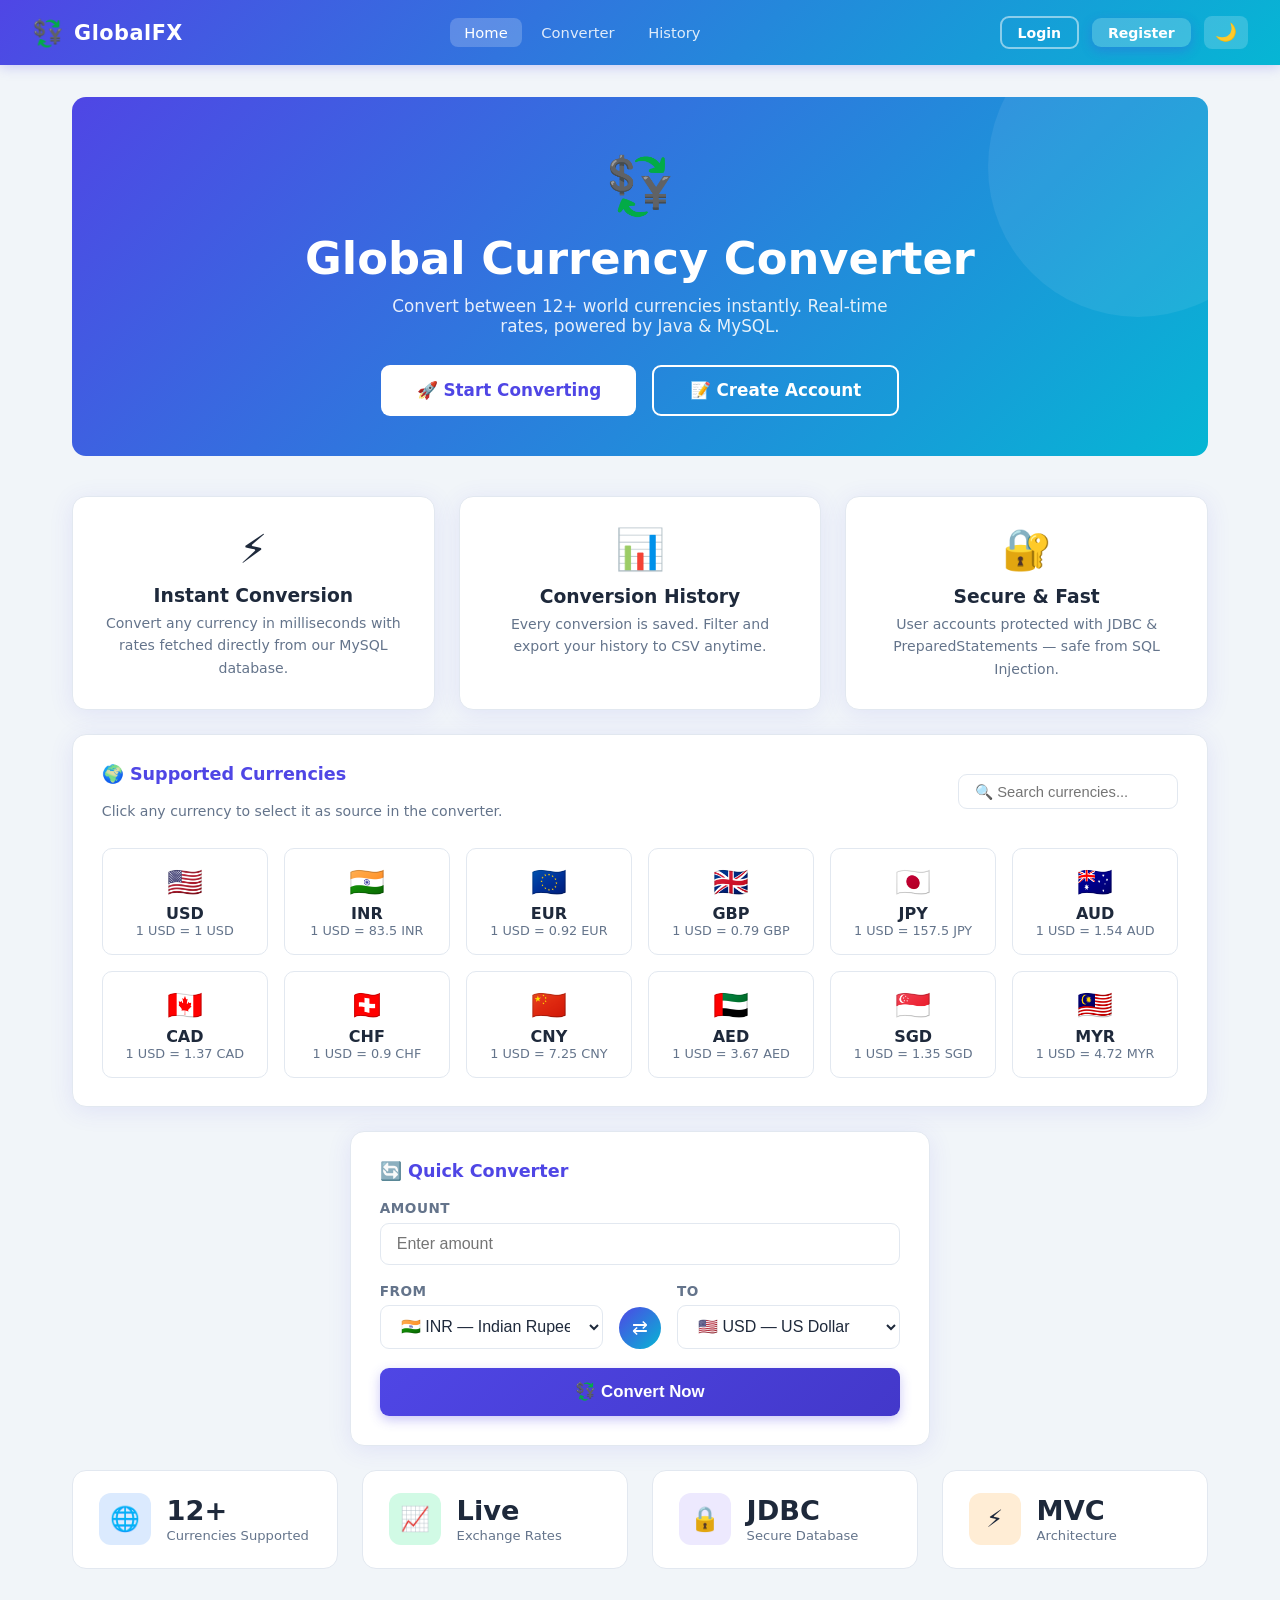
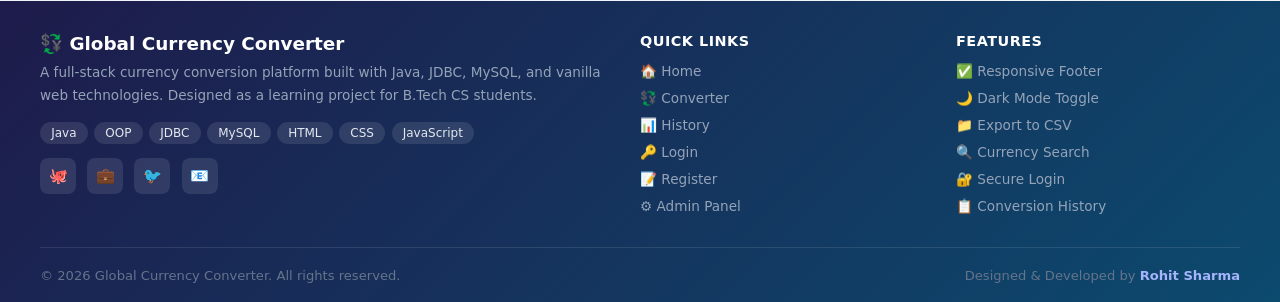
<file: GlobalCurrencyConverter/web/index.html>
<!DOCTYPE html>
<html lang="en">
<head>
    <meta charset="UTF-8" />
    <meta name="viewport" content="width=device-width, initial-scale=1.0" />
    <title>Global Currency Converter — Home</title>
    <link rel="stylesheet" href="css/style.css" />
    <!-- Favicon emoji trick -->
    <link rel="icon" href="data:image/svg+xml,<svg xmlns='http://www.w3.org/2000/svg' viewBox='0 0 100 100'><text y='.9em' font-size='90'>💱</text></svg>" />
</head>
<body>

<!-- ============================================================
     NAVBAR
     ============================================================ -->
<nav class="navbar">
    <a href="index.html" class="nav-brand">
        <span class="logo-icon">💱</span>
        <span>GlobalFX</span>
    </a>

    <!-- Desktop links -->
    <ul class="nav-links" id="navLinks">
        <li><a href="index.html" class="active">Home</a></li>
        <li><a href="dashboard.html">Converter</a></li>
        <li><a href="history.html">History</a></li>
        <li><a href="admin.html" id="adminLink" style="display:none">Admin</a></li>
    </ul>

    <div class="nav-actions">
        <span id="userGreet" style="color:rgba(255,255,255,0.85);font-size:0.88rem;"></span>
        <a href="login.html"    class="btn btn-outline" style="color:#fff;border-color:rgba(255,255,255,0.5);padding:0.4rem 1rem;font-size:0.88rem;">Login</a>
        <a href="register.html" class="btn btn-primary"  style="background:rgba(255,255,255,0.2);padding:0.4rem 1rem;font-size:0.88rem;">Register</a>
        <button class="btn btn-danger btn-sm" id="logoutBtn" style="display:none" onclick="logout()">Logout</button>
        <button class="dark-toggle" id="darkToggle" title="Toggle dark mode">🌙</button>
        <button class="hamburger" id="hamburger" aria-label="Menu">
            <span></span><span></span><span></span>
        </button>
    </div>
</nav>

<!-- ============================================================
     MAIN CONTENT
     ============================================================ -->
<main class="main-content">

    <!-- Hero Section -->
    <section class="hero">
        <div style="font-size:3.5rem;margin-bottom:0.8rem;">💱</div>
        <h1>Global Currency Converter</h1>
        <p>Convert between 12+ world currencies instantly. Real-time rates, powered by Java &amp; MySQL.</p>
        <div style="display:flex;gap:1rem;justify-content:center;flex-wrap:wrap;">
            <a href="dashboard.html" class="btn btn-lg" style="background:#fff;color:var(--primary)">
                🚀 Start Converting
            </a>
            <a href="register.html" class="btn btn-lg btn-outline" style="border-color:#fff;color:#fff">
                📝 Create Account
            </a>
        </div>
    </section>

    <!-- Feature Cards -->
    <section class="grid-3 mb-3">
        <div class="card text-center">
            <div style="font-size:2.5rem;margin-bottom:0.8rem;">⚡</div>
            <h3 style="margin-bottom:0.4rem;">Instant Conversion</h3>
            <p class="text-muted" style="font-size:0.88rem;line-height:1.6;">
                Convert any currency in milliseconds with rates fetched directly from our MySQL database.
            </p>
        </div>
        <div class="card text-center">
            <div style="font-size:2.5rem;margin-bottom:0.8rem;">📊</div>
            <h3 style="margin-bottom:0.4rem;">Conversion History</h3>
            <p class="text-muted" style="font-size:0.88rem;line-height:1.6;">
                Every conversion is saved. Filter and export your history to CSV anytime.
            </p>
        </div>
        <div class="card text-center">
            <div style="font-size:2.5rem;margin-bottom:0.8rem;">🔐</div>
            <h3 style="margin-bottom:0.4rem;">Secure & Fast</h3>
            <p class="text-muted" style="font-size:0.88rem;line-height:1.6;">
                User accounts protected with JDBC &amp; PreparedStatements — safe from SQL Injection.
            </p>
        </div>
    </section>

    <!-- Currency Search -->
    <section class="card mb-3">
        <div class="page-header">
            <div>
                <h2 class="card-title">🌍 Supported Currencies</h2>
                <p class="text-muted" style="font-size:0.88rem;">Click any currency to select it as source in the converter.</p>
            </div>
            <div>
                <input type="text" id="currencySearch" placeholder="🔍 Search currencies..."
                    style="padding:0.55rem 1rem;border:1.5px solid var(--border);border-radius:9px;background:var(--card-bg);color:var(--text);font-size:0.92rem;outline:none;width:220px;" />
            </div>
        </div>
        <div class="currency-grid" id="currencyGrid">
            <!-- Populated by app.js -->
        </div>
    </section>

    <!-- Quick Converter Preview -->
    <section class="card converter-card mb-3" id="quickConverter">
        <h2 class="card-title">🔄 Quick Converter</h2>

        <form id="convertForm">
            <!-- Amount -->
            <div class="form-group">
                <label for="amount">Amount</label>
                <input type="number" id="amount" placeholder="Enter amount" min="0.01" step="any" />
            </div>

            <!-- From / Swap / To -->
            <div class="converter-row">
                <div class="form-group" style="margin:0">
                    <label for="fromCurrency">From</label>
                    <select id="fromCurrency"></select>
                </div>
                <button type="button" class="swap-btn" id="swapBtn" title="Swap currencies">⇄</button>
                <div class="form-group" style="margin:0">
                    <label for="toCurrency">To</label>
                    <select id="toCurrency"></select>
                </div>
            </div>

            <button type="submit" class="btn btn-primary btn-full btn-lg">
                💱 Convert Now
            </button>
        </form>

        <!-- Result Box -->
        <div class="result-box hidden" id="resultBox">
            <div class="result-label" id="resultLabel">You get</div>
            <div class="result-amount" id="resultAmount">—</div>
            <div class="rate-info">
                <span id="rateInfo"></span>
                <a href="history.html" style="color:var(--primary);font-weight:600;font-size:0.82rem;">View History →</a>
            </div>
        </div>
    </section>

    <!-- Stats Row -->
    <section class="grid-4">
        <div class="stat-card">
            <div class="stat-icon blue">🌐</div>
            <div class="stat-info">
                <h3>12+</h3><p>Currencies Supported</p>
            </div>
        </div>
        <div class="stat-card">
            <div class="stat-icon green">📈</div>
            <div class="stat-info">
                <h3>Live</h3><p>Exchange Rates</p>
            </div>
        </div>
        <div class="stat-card">
            <div class="stat-icon purple">🔒</div>
            <div class="stat-info">
                <h3>JDBC</h3><p>Secure Database</p>
            </div>
        </div>
        <div class="stat-card">
            <div class="stat-icon orange">⚡</div>
            <div class="stat-info">
                <h3>MVC</h3><p>Architecture</p>
            </div>
        </div>
    </section>

</main>

<!-- ============================================================
     FOOTER
     ============================================================ -->
<footer>
    <div class="footer-grid">
        <!-- Brand -->
        <div class="footer-brand">
            <h3>💱 Global Currency Converter</h3>
            <p>A full-stack currency conversion platform built with Java, JDBC, MySQL, and vanilla web technologies. Designed as a learning project for B.Tech CS students.</p>
            <div class="footer-tech">
                <span>Java</span><span>OOP</span><span>JDBC</span>
                <span>MySQL</span><span>HTML</span><span>CSS</span><span>JavaScript</span>
            </div>
            <!-- Social icons -->
            <div class="social-links">
                <a href="#" title="GitHub">🐙</a>
                <a href="#" title="LinkedIn">💼</a>
                <a href="#" title="Twitter">🐦</a>
                <a href="#" title="Email">📧</a>
            </div>
        </div>

        <!-- Quick Links -->
        <div class="footer-links">
            <h4>Quick Links</h4>
            <ul>
                <li><a href="index.html">🏠 Home</a></li>
                <li><a href="dashboard.html">💱 Converter</a></li>
                <li><a href="history.html">📊 History</a></li>
                <li><a href="login.html">🔑 Login</a></li>
                <li><a href="register.html">📝 Register</a></li>
                <li><a href="admin.html">⚙️ Admin Panel</a></li>
            </ul>
        </div>

        <!-- Features -->
        <div class="footer-links">
            <h4>Features</h4>
            <ul>
                <li><a href="#">✅ Responsive Footer</a></li>
                <li><a href="#">🌙 Dark Mode Toggle</a></li>
                <li><a href="#">📁 Export to CSV</a></li>
                <li><a href="#">🔍 Currency Search</a></li>
                <li><a href="#">🔐 Secure Login</a></li>
                <li><a href="#">📋 Conversion History</a></li>
            </ul>
        </div>
    </div>

    <!-- Bottom Bar -->
    <div class="footer-bottom">
        <p>© <span id="footerYear"></span> Global Currency Converter. All rights reserved.</p>
        <p class="made-by">Designed &amp; Developed by <span>Rohit Sharma</span></p>
    </div>
</footer>

<script src="js/validation.js"></script>
<script src="js/app.js"></script>
<script>
    // Populate dropdowns on page load
    document.addEventListener('DOMContentLoaded', function () {
        populateCurrencyDropdowns('fromCurrency', 'toCurrency', 'INR', 'USD');
    });
</script>
</body>
</html>
</file>
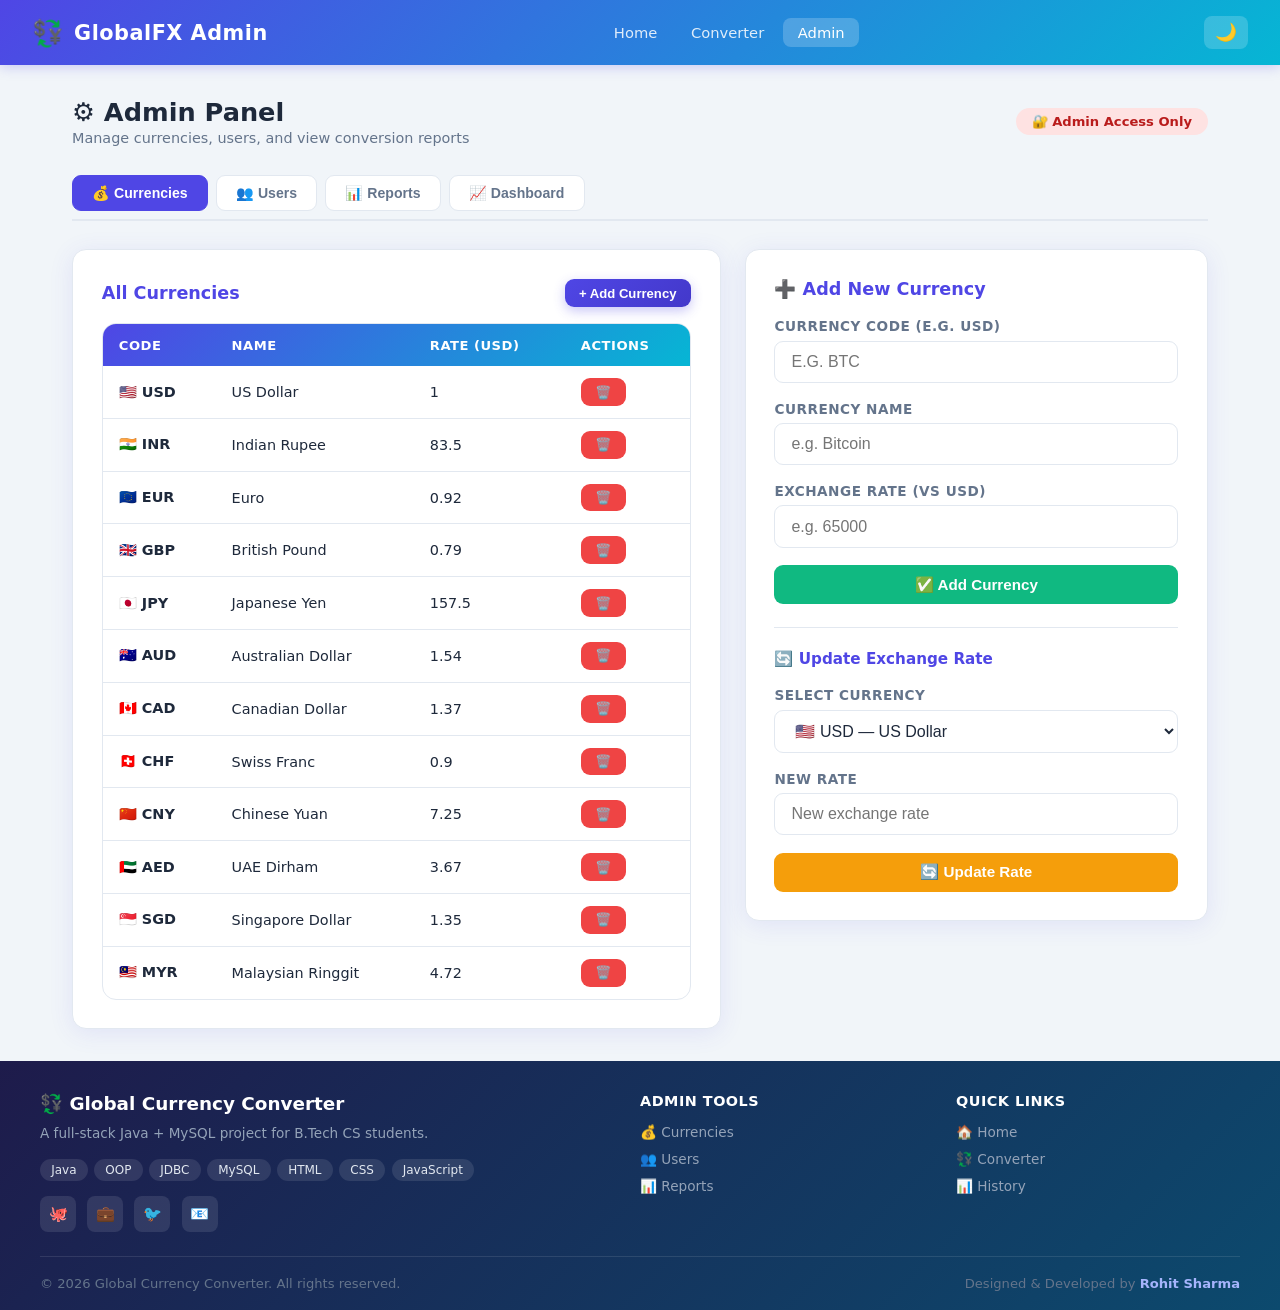
<file: GlobalCurrencyConverter/web/admin.html>
<!DOCTYPE html>
<html lang="en">
<head>
    <meta charset="UTF-8" />
    <meta name="viewport" content="width=device-width, initial-scale=1.0" />
    <title>Admin Panel — Global Currency Converter</title>
    <link rel="stylesheet" href="css/style.css" />
    <link rel="icon" href="data:image/svg+xml,<svg xmlns='http://www.w3.org/2000/svg' viewBox='0 0 100 100'><text y='.9em' font-size='90'>⚙️</text></svg>" />
</head>
<body>

<!-- ============================================================
     NAVBAR
     ============================================================ -->
<nav class="navbar">
    <a href="index.html" class="nav-brand">
        <span class="logo-icon">💱</span><span>GlobalFX Admin</span>
    </a>
    <ul class="nav-links" id="navLinks">
        <li><a href="index.html">Home</a></li>
        <li><a href="dashboard.html">Converter</a></li>
        <li><a href="admin.html" class="active">Admin</a></li>
    </ul>
    <div class="nav-actions">
        <span id="userGreet" style="color:rgba(255,255,255,0.85);font-size:0.88rem;"></span>
        <button class="btn btn-danger btn-sm" id="logoutBtn" style="display:none" onclick="logout()">Logout</button>
        <button class="dark-toggle" id="darkToggle">🌙</button>
        <button class="hamburger" id="hamburger"><span></span><span></span><span></span></button>
    </div>
</nav>

<!-- ============================================================
     MAIN CONTENT
     ============================================================ -->
<main class="main-content">

    <div class="page-header">
        <div>
            <h1>⚙️ Admin Panel</h1>
            <p class="text-muted">Manage currencies, users, and view conversion reports</p>
        </div>
        <div style="background:#fee2e2;color:#b91c1c;padding:0.4rem 1rem;border-radius:99px;font-size:0.82rem;font-weight:600;">
            🔐 Admin Access Only
        </div>
    </div>

    <!-- Tab Navigation -->
    <div style="display:flex;gap:0.5rem;flex-wrap:wrap;margin-bottom:1.8rem;border-bottom:2px solid var(--border);padding-bottom:0.5rem;">
        <button class="tab-btn active" onclick="showTab('tabCurrencies')" id="btnCurrencies">💰 Currencies</button>
        <button class="tab-btn" onclick="showTab('tabUsers')"      id="btnUsers">👥 Users</button>
        <button class="tab-btn" onclick="showTab('tabReports')"    id="btnReports">📊 Reports</button>
        <button class="tab-btn" onclick="showTab('tabStats')"      id="btnStats">📈 Dashboard</button>
    </div>

    <!-- ================================================
         TAB: Currencies
         ================================================ -->
    <div id="tabCurrencies" class="tab-content">

        <div style="display:grid;grid-template-columns:1.4fr 1fr;gap:1.5rem;align-items:start;">

            <!-- Currency Table -->
            <div class="card">
                <div class="page-header" style="margin-bottom:1rem;">
                    <h3 class="card-title" style="margin:0;">All Currencies</h3>
                    <button class="btn btn-primary btn-sm" onclick="openAddModal()">+ Add Currency</button>
                </div>
                <div class="table-wrapper">
                    <table id="currencyTable">
                        <thead>
                            <tr>
                                <th>Code</th>
                                <th>Name</th>
                                <th>Rate (USD)</th>
                                <th>Actions</th>
                            </tr>
                        </thead>
                        <tbody id="currencyTableBody">
                            <!-- Populated by JS -->
                        </tbody>
                    </table>
                </div>
            </div>

            <!-- Add / Edit Currency Form -->
            <div class="card">
                <h3 class="card-title">➕ Add New Currency</h3>
                <form id="addCurrencyForm" novalidate>
                    <div class="form-group">
                        <label for="currencyCode">Currency Code (e.g. USD)</label>
                        <input type="text" id="currencyCode" placeholder="e.g. BTC" maxlength="5" style="text-transform:uppercase;" />
                    </div>
                    <div class="form-group">
                        <label for="currencyName">Currency Name</label>
                        <input type="text" id="currencyName" placeholder="e.g. Bitcoin" />
                    </div>
                    <div class="form-group">
                        <label for="exchangeRate">Exchange Rate (vs USD)</label>
                        <input type="number" id="exchangeRate" placeholder="e.g. 65000" step="any" min="0.000001" />
                    </div>
                    <button type="submit" class="btn btn-success btn-full">✅ Add Currency</button>
                </form>

                <!-- Update Rate Section -->
                <hr style="border:none;border-top:1px solid var(--border);margin:1.4rem 0;" />
                <h3 class="card-title" style="font-size:0.95rem;">🔄 Update Exchange Rate</h3>
                <div class="form-group">
                    <label for="updateCode">Select Currency</label>
                    <select id="updateCode"></select>
                </div>
                <div class="form-group">
                    <label for="updateRate">New Rate</label>
                    <input type="number" id="updateRate" placeholder="New exchange rate" step="any" min="0.000001" />
                </div>
                <button class="btn btn-warning btn-full" style="background:var(--warning);color:#fff;" onclick="updateRate()">
                    🔄 Update Rate
                </button>
            </div>
        </div>
    </div>

    <!-- ================================================
         TAB: Users
         ================================================ -->
    <div id="tabUsers" class="tab-content hidden">
        <div class="card">
            <div class="page-header" style="margin-bottom:1rem;">
                <h3 class="card-title" style="margin:0;">👥 Registered Users</h3>
                <span id="userCountBadge" class="badge badge-user">0 users</span>
            </div>
            <div class="table-wrapper">
                <table>
                    <thead>
                        <tr>
                            <th>#</th>
                            <th>Name</th>
                            <th>Email</th>
                            <th>Role</th>
                            <th>Last Login</th>
                            <th>Conversions</th>
                        </tr>
                    </thead>
                    <tbody id="usersTableBody">
                        <!-- Populated by JS -->
                    </tbody>
                </table>
            </div>
        </div>
    </div>

    <!-- ================================================
         TAB: Reports
         ================================================ -->
    <div id="tabReports" class="tab-content hidden">
        <div class="card">
            <div class="page-header" style="margin-bottom:1rem;">
                <h3 class="card-title" style="margin:0;">📊 All Conversion Reports</h3>
                <button class="btn btn-success btn-sm" onclick="exportToCSV()">📥 Export CSV</button>
            </div>

            <!-- Filter bar -->
            <div class="search-bar" style="margin-bottom:1rem;">
                <select id="reportFilterFrom" style="flex:1;">
                    <option value="">All (From)</option>
                </select>
                <select id="reportFilterTo" style="flex:1;">
                    <option value="">All (To)</option>
                </select>
                <button class="btn btn-primary btn-sm" onclick="filterReports()">🔍 Filter</button>
                <button class="btn btn-outline btn-sm" onclick="loadReports()">↺ Reset</button>
            </div>

            <div class="table-wrapper">
                <table>
                    <thead>
                        <tr>
                            <th>#</th>
                            <th>User</th>
                            <th>From</th>
                            <th>To</th>
                            <th>Amount</th>
                            <th>Converted</th>
                            <th>Date</th>
                        </tr>
                    </thead>
                    <tbody id="reportsTableBody">
                        <!-- Populated by JS -->
                    </tbody>
                </table>
            </div>
        </div>
    </div>

    <!-- ================================================
         TAB: Stats Dashboard
         ================================================ -->
    <div id="tabStats" class="tab-content hidden">
        <div class="grid-4 mb-3">
            <div class="stat-card">
                <div class="stat-icon blue">💰</div>
                <div class="stat-info"><h3 id="statCurrencies">12</h3><p>Currencies</p></div>
            </div>
            <div class="stat-card">
                <div class="stat-icon green">👥</div>
                <div class="stat-info"><h3 id="statUsers">—</h3><p>Registered Users</p></div>
            </div>
            <div class="stat-card">
                <div class="stat-icon purple">🔄</div>
                <div class="stat-info"><h3 id="statConversions">—</h3><p>Total Conversions</p></div>
            </div>
            <div class="stat-card">
                <div class="stat-icon orange">🏆</div>
                <div class="stat-info"><h3 id="statTopPair">—</h3><p>Top Currency Pair</p></div>
            </div>
        </div>

        <div class="card">
            <h3 class="card-title">📋 Admin Quick Actions</h3>
            <div style="display:flex;flex-wrap:wrap;gap:0.8rem;margin-top:0.5rem;">
                <button class="btn btn-primary" onclick="showTab('tabCurrencies')">💰 Manage Currencies</button>
                <button class="btn btn-secondary" onclick="showTab('tabUsers')">👥 View All Users</button>
                <button class="btn btn-success" onclick="showTab('tabReports')">📊 View Reports</button>
                <button class="btn btn-outline" onclick="exportToCSV()">📥 Export All to CSV</button>
            </div>
        </div>
    </div>

</main>

<!-- ============================================================
     ADD CURRENCY MODAL
     ============================================================ -->
<div class="modal-overlay" id="addModal">
    <div class="modal">
        <div class="modal-header">
            <h3>➕ Add New Currency</h3>
            <button class="modal-close" onclick="closeAddModal()">✕</button>
        </div>
        <form id="modalCurrencyForm">
            <div class="form-group">
                <label for="modalCode">Currency Code</label>
                <input type="text" id="modalCode" placeholder="e.g. BTC" maxlength="5" style="text-transform:uppercase;" />
            </div>
            <div class="form-group">
                <label for="modalName">Currency Name</label>
                <input type="text" id="modalName" placeholder="e.g. Bitcoin" />
            </div>
            <div class="form-group">
                <label for="modalRate">Exchange Rate (vs USD)</label>
                <input type="number" id="modalRate" placeholder="e.g. 65000" step="any" />
            </div>
            <div style="display:flex;gap:0.8rem;margin-top:1rem;">
                <button type="submit" class="btn btn-success" style="flex:1;">✅ Add</button>
                <button type="button" class="btn btn-outline" onclick="closeAddModal()" style="flex:1;">Cancel</button>
            </div>
        </form>
    </div>
</div>

<!-- ============================================================
     FOOTER
     ============================================================ -->
<footer>
    <div class="footer-grid">
        <div class="footer-brand">
            <h3>💱 Global Currency Converter</h3>
            <p>A full-stack Java + MySQL project for B.Tech CS students.</p>
            <div class="footer-tech">
                <span>Java</span><span>OOP</span><span>JDBC</span>
                <span>MySQL</span><span>HTML</span><span>CSS</span><span>JavaScript</span>
            </div>
            <div class="social-links">
                <a href="#" title="GitHub">🐙</a>
                <a href="#" title="LinkedIn">💼</a>
                <a href="#" title="Twitter">🐦</a>
                <a href="#" title="Email">📧</a>
            </div>
        </div>
        <div class="footer-links">
            <h4>Admin Tools</h4>
            <ul>
                <li><a href="#" onclick="showTab('tabCurrencies')">💰 Currencies</a></li>
                <li><a href="#" onclick="showTab('tabUsers')">👥 Users</a></li>
                <li><a href="#" onclick="showTab('tabReports')">📊 Reports</a></li>
            </ul>
        </div>
        <div class="footer-links">
            <h4>Quick Links</h4>
            <ul>
                <li><a href="index.html">🏠 Home</a></li>
                <li><a href="dashboard.html">💱 Converter</a></li>
                <li><a href="history.html">📊 History</a></li>
            </ul>
        </div>
    </div>
    <div class="footer-bottom">
        <p>© <span id="footerYear"></span> Global Currency Converter. All rights reserved.</p>
        <p class="made-by">Designed &amp; Developed by <span>Rohit Sharma</span></p>
    </div>
</footer>

<style>
/* Tab button styles */
.tab-btn {
    background: var(--card-bg);
    border: 1.5px solid var(--border);
    color: var(--text-muted);
    padding: 0.55rem 1.2rem;
    border-radius: 9px;
    cursor: pointer;
    font-size: 0.88rem;
    font-weight: 600;
    transition: all 0.2s ease;
}
.tab-btn:hover  { border-color: var(--primary); color: var(--primary); }
.tab-btn.active { background: var(--primary); border-color: var(--primary); color: #fff; }
</style>

<script src="js/validation.js"></script>
<script src="js/app.js"></script>
<script>
// -------------------------------------------------------
// In-memory currency store (mirrors DB for demo)
// -------------------------------------------------------
let adminCurrencies = JSON.parse(JSON.stringify(CURRENCIES));

// -------------------------------------------------------
// Tab switching
// -------------------------------------------------------
function showTab(tabId) {
    document.querySelectorAll('.tab-content').forEach(t => t.classList.add('hidden'));
    document.querySelectorAll('.tab-btn').forEach(b => b.classList.remove('active'));
    document.getElementById(tabId).classList.remove('hidden');

    const btnMap = {
        tabCurrencies: 'btnCurrencies',
        tabUsers:      'btnUsers',
        tabReports:    'btnReports',
        tabStats:      'btnStats'
    };
    document.getElementById(btnMap[tabId])?.classList.add('active');

    // Load data for the tab
    if (tabId === 'tabUsers')   loadUsers();
    if (tabId === 'tabReports') loadReports();
    if (tabId === 'tabStats')   loadStats();
}

// -------------------------------------------------------
// Load Currencies
// -------------------------------------------------------
function loadCurrencies() {
    const tbody     = document.getElementById('currencyTableBody');
    const updateSel = document.getElementById('updateCode');

    tbody.innerHTML = adminCurrencies.map(c => `
        <tr>
            <td><strong>${c.flag || ''} ${c.code}</strong></td>
            <td>${c.name}</td>
            <td>${c.rate}</td>
            <td>
                <button class="btn btn-danger btn-sm" onclick="deleteCurrency('${c.code}')">🗑️</button>
            </td>
        </tr>
    `).join('');

    // Populate update dropdown
    updateSel.innerHTML = adminCurrencies.map(c =>
        `<option value="${c.code}">${c.flag || ''} ${c.code} — ${c.name}</option>`
    ).join('');
}

// -------------------------------------------------------
// Add Currency
// -------------------------------------------------------
document.addEventListener('DOMContentLoaded', function () {
    loadCurrencies();

    // Form in sidebar
    document.getElementById('addCurrencyForm').addEventListener('submit', function (e) {
        e.preventDefault();
        if (!validateCurrencyForm()) return;

        const code = document.getElementById('currencyCode').value.trim().toUpperCase();
        const name = document.getElementById('currencyName').value.trim();
        const rate = parseFloat(document.getElementById('exchangeRate').value);

        addCurrencyToList(code, name, rate);
        this.reset();
    });

    // Modal form
    document.getElementById('modalCurrencyForm').addEventListener('submit', function (e) {
        e.preventDefault();
        const code = document.getElementById('modalCode').value.trim().toUpperCase();
        const name = document.getElementById('modalName').value.trim();
        const rate = parseFloat(document.getElementById('modalRate').value);

        if (!code || !name || !rate || rate <= 0) {
            showToast('Please fill all fields correctly.', 'error');
            return;
        }
        addCurrencyToList(code, name, rate);
        closeAddModal();
        this.reset();
    });

    // Populate report filter dropdowns
    CURRENCIES.forEach(c => {
        document.getElementById('reportFilterFrom').add(new Option(`${c.code}`, c.code));
        document.getElementById('reportFilterTo').add(new Option(`${c.code}`, c.code));
    });
});

function addCurrencyToList(code, name, rate) {
    const existing = adminCurrencies.find(c => c.code === code);
    if (existing) {
        showToast(`Currency ${code} already exists.`, 'error');
        return;
    }
    adminCurrencies.push({ code, name, rate, flag: '💱' });
    loadCurrencies();
    showToast(`Currency ${code} added successfully!`, 'success');
}

// -------------------------------------------------------
// Delete Currency
// -------------------------------------------------------
function deleteCurrency(code) {
    if (!confirm(`Delete currency ${code}? This cannot be undone.`)) return;
    adminCurrencies = adminCurrencies.filter(c => c.code !== code);
    loadCurrencies();
    showToast(`Currency ${code} deleted.`, 'info');
}

// -------------------------------------------------------
// Update Rate
// -------------------------------------------------------
function updateRate() {
    const code    = document.getElementById('updateCode').value;
    const newRate = parseFloat(document.getElementById('updateRate').value);

    if (!newRate || newRate <= 0) {
        showToast('Please enter a valid rate.', 'error');
        return;
    }

    const curr = adminCurrencies.find(c => c.code === code);
    if (curr) {
        curr.rate = newRate;
        loadCurrencies();
        document.getElementById('updateRate').value = '';
        showToast(`Rate for ${code} updated to ${newRate}.`, 'success');
    }
}

// -------------------------------------------------------
// Load Users
// -------------------------------------------------------
function loadUsers() {
    // Demo user data
    const demoUsers = [
        { id: 1, name: 'Admin',        email: 'admin@currency.com', role: 'admin', lastLogin: '2026-06-06 10:00' },
        { id: 2, name: 'Rohit Sharma', email: 'rohit@test.com',     role: 'user',  lastLogin: '2026-06-06 09:45' },
    ];

    // Also include any registered users from localStorage
    const stored = localStorage.getItem('registeredUsers');
    const localUsers = stored ? JSON.parse(stored) : [];
    const allUsers = [...demoUsers, ...localUsers];

    document.getElementById('userCountBadge').textContent = `${allUsers.length} users`;
    document.getElementById('statUsers').textContent = allUsers.length;

    const tbody = document.getElementById('usersTableBody');
    tbody.innerHTML = allUsers.map((u, i) => `
        <tr>
            <td>${i + 1}</td>
            <td><strong>${u.name}</strong></td>
            <td>${u.email}</td>
            <td><span class="badge badge-${u.role}">${u.role}</span></td>
            <td style="font-size:0.82rem;color:var(--text-muted);">${u.lastLogin || u.createdAt || '—'}</td>
            <td>—</td>
        </tr>
    `).join('');
}

// -------------------------------------------------------
// Load Reports
// -------------------------------------------------------
function loadReports() {
    const allHistory = History.getAll();
    renderReportTable(allHistory);
    document.getElementById('statConversions').textContent = allHistory.length;
}

function renderReportTable(records) {
    const tbody = document.getElementById('reportsTableBody');

    if (records.length === 0) {
        tbody.innerHTML = `<tr><td colspan="7" style="text-align:center;padding:2rem;color:var(--text-muted);">No conversion records found.</td></tr>`;
        return;
    }

    tbody.innerHTML = records.map((h, i) => `
        <tr>
            <td>${i + 1}</td>
            <td>${h.userName || 'User'}</td>
            <td><span class="badge badge-user">${h.fromCurrency}</span></td>
            <td><span class="badge badge-active">${h.toCurrency}</span></td>
            <td>${parseFloat(h.amount).toLocaleString()}</td>
            <td><strong>${parseFloat(h.convertedAmount).toLocaleString()}</strong></td>
            <td style="font-size:0.82rem;color:var(--text-muted);">${h.date || '—'}</td>
        </tr>
    `).join('');
}

function filterReports() {
    const from = document.getElementById('reportFilterFrom').value;
    const to   = document.getElementById('reportFilterTo').value;
    let records = History.getAll();
    if (from) records = records.filter(h => h.fromCurrency === from);
    if (to)   records = records.filter(h => h.toCurrency   === to);
    renderReportTable(records);
    showToast(`${records.length} record(s) found.`, 'info', 2000);
}

// -------------------------------------------------------
// Load Stats
// -------------------------------------------------------
function loadStats() {
    const allHistory = History.getAll();
    document.getElementById('statConversions').textContent = allHistory.length;
    document.getElementById('statCurrencies').textContent  = adminCurrencies.length;

    if (allHistory.length > 0) {
        const pairCount = {};
        allHistory.forEach(h => {
            const key = `${h.fromCurrency}→${h.toCurrency}`;
            pairCount[key] = (pairCount[key] || 0) + 1;
        });
        const topPair = Object.keys(pairCount).sort((a,b) => pairCount[b]-pairCount[a])[0];
        document.getElementById('statTopPair').textContent = topPair || '—';
    }
}

// -------------------------------------------------------
// Modal helpers
// -------------------------------------------------------
function openAddModal()  { document.getElementById('addModal').classList.add('show'); }
function closeAddModal() { document.getElementById('addModal').classList.remove('show'); }

// Close modal on overlay click
document.getElementById('addModal').addEventListener('click', function (e) {
    if (e.target === this) closeAddModal();
});
</script>
</body>
</html>
</file>
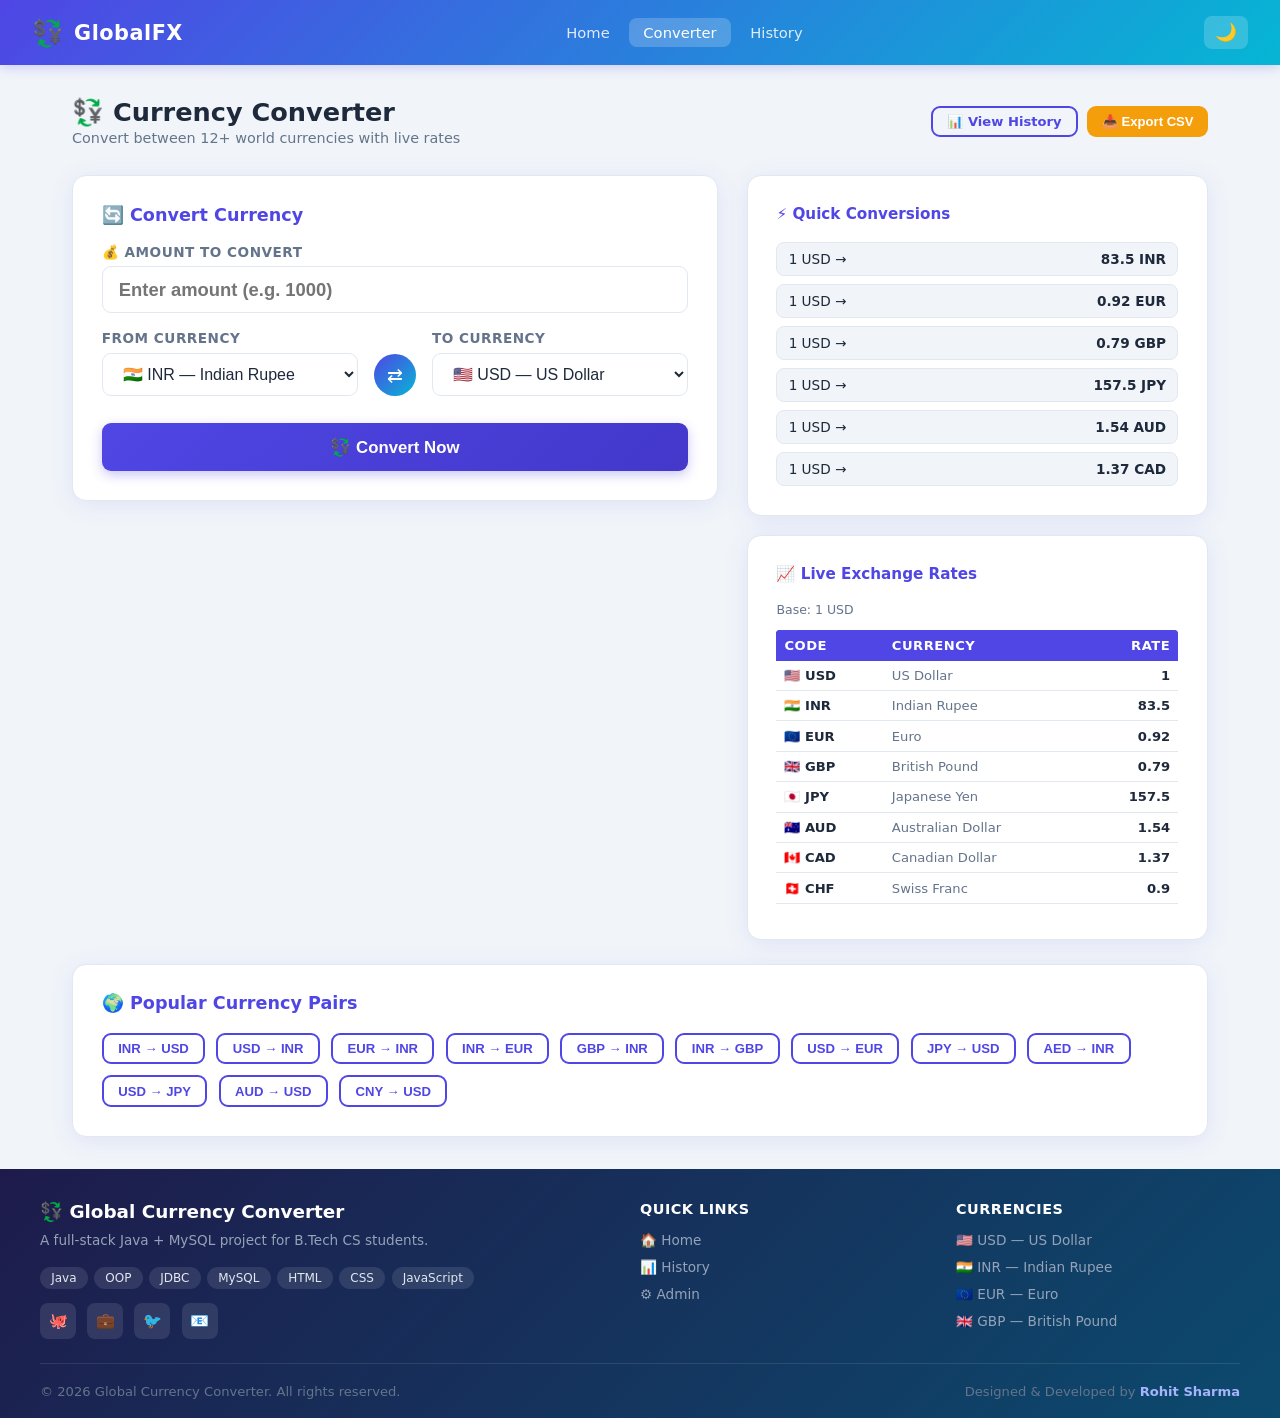
<file: GlobalCurrencyConverter/web/dashboard.html>
<!DOCTYPE html>
<html lang="en">
<head>
    <meta charset="UTF-8" />
    <meta name="viewport" content="width=device-width, initial-scale=1.0" />
    <title>Dashboard — Global Currency Converter</title>
    <link rel="stylesheet" href="css/style.css" />
    <link rel="icon" href="data:image/svg+xml,<svg xmlns='http://www.w3.org/2000/svg' viewBox='0 0 100 100'><text y='.9em' font-size='90'>💱</text></svg>" />
</head>
<body>

<!-- ============================================================
     NAVBAR
     ============================================================ -->
<nav class="navbar">
    <a href="index.html" class="nav-brand">
        <span class="logo-icon">💱</span><span>GlobalFX</span>
    </a>
    <ul class="nav-links" id="navLinks">
        <li><a href="index.html">Home</a></li>
        <li><a href="dashboard.html" class="active">Converter</a></li>
        <li><a href="history.html">History</a></li>
        <li><a href="admin.html" id="adminLink" style="display:none">Admin</a></li>
    </ul>
    <div class="nav-actions">
        <span id="userGreet" style="color:rgba(255,255,255,0.85);font-size:0.88rem;"></span>
        <button class="btn btn-danger btn-sm" id="logoutBtn" style="display:none" onclick="logout()">Logout</button>
        <button class="dark-toggle" id="darkToggle">🌙</button>
        <button class="hamburger" id="hamburger"><span></span><span></span><span></span></button>
    </div>
</nav>

<!-- ============================================================
     MAIN CONTENT
     ============================================================ -->
<main class="main-content">

    <div class="page-header">
        <div>
            <h1>💱 Currency Converter</h1>
            <p class="text-muted">Convert between 12+ world currencies with live rates</p>
        </div>
        <div style="display:flex;gap:0.6rem;flex-wrap:wrap;">
            <a href="history.html" class="btn btn-outline btn-sm">📊 View History</a>
            <button class="btn btn-sm" style="background:var(--warning);color:#fff;" onclick="exportToCSV()">📥 Export CSV</button>
        </div>
    </div>

    <!-- Main converter + sidebar layout -->
    <div style="display:grid;grid-template-columns:1.4fr 1fr;gap:1.8rem;align-items:start;">

        <!-- LEFT: Converter Card -->
        <div class="card">
            <h2 class="card-title">🔄 Convert Currency</h2>

            <form id="convertForm" novalidate>
                <!-- Amount Input -->
                <div class="form-group">
                    <label for="amount">💰 Amount to Convert</label>
                    <input type="number" id="amount" placeholder="Enter amount (e.g. 1000)"
                           min="0.01" step="any" style="font-size:1.15rem;font-weight:600;" />
                </div>

                <!-- From / Swap / To -->
                <div class="converter-row">
                    <div class="form-group" style="margin:0">
                        <label for="fromCurrency">From Currency</label>
                        <select id="fromCurrency"></select>
                    </div>

                    <button type="button" class="swap-btn" id="swapBtn" title="Swap currencies">⇄</button>

                    <div class="form-group" style="margin:0">
                        <label for="toCurrency">To Currency</label>
                        <select id="toCurrency"></select>
                    </div>
                </div>

                <!-- Convert Button -->
                <button type="submit" class="btn btn-primary btn-full btn-lg" style="margin-top:0.5rem;">
                    💱 Convert Now
                </button>
            </form>

            <!-- Result Box -->
            <div class="result-box hidden" id="resultBox" style="margin-top:1.4rem;">
                <div class="result-label" id="resultLabel" style="font-size:0.9rem;color:var(--text-muted);margin-bottom:0.4rem;">Result</div>
                <div class="result-amount" id="resultAmount">—</div>
                <div class="rate-info" style="margin-top:0.7rem;">
                    <span id="rateInfo" style="color:var(--text-muted);font-size:0.82rem;"></span>
                    <button onclick="performReset()" class="btn btn-sm btn-outline" style="padding:0.25rem 0.7rem;font-size:0.78rem;">Reset</button>
                </div>
            </div>
        </div>

        <!-- RIGHT: Info Panel -->
        <div style="display:flex;flex-direction:column;gap:1.2rem;">

            <!-- Popular Pairs -->
            <div class="card">
                <h3 class="card-title" style="font-size:0.95rem;">⚡ Quick Conversions</h3>
                <div id="quickPairs" style="display:flex;flex-direction:column;gap:0.5rem;">
                    <!-- Populated by JS -->
                </div>
            </div>

            <!-- Exchange Rates Table -->
            <div class="card">
                <h3 class="card-title" style="font-size:0.95rem;">📈 Live Exchange Rates</h3>
                <p style="font-size:0.78rem;color:var(--text-muted);margin-bottom:0.8rem;">Base: 1 USD</p>
                <div style="max-height:280px;overflow-y:auto;">
                    <table style="width:100%;font-size:0.82rem;">
                        <thead>
                            <tr>
                                <th style="padding:0.5rem;text-align:left;background:var(--primary);color:#fff;border-radius:4px 0 0 0;">Code</th>
                                <th style="padding:0.5rem;text-align:left;background:var(--primary);color:#fff;">Currency</th>
                                <th style="padding:0.5rem;text-align:right;background:var(--primary);color:#fff;border-radius:0 4px 0 0;">Rate</th>
                            </tr>
                        </thead>
                        <tbody id="ratesTableBody">
                            <!-- Populated by JS -->
                        </tbody>
                    </table>
                </div>
            </div>
        </div>
    </div>

    <!-- Popular Pairs Quick Buttons -->
    <div class="card mt-3">
        <h2 class="card-title">🌍 Popular Currency Pairs</h2>
        <div style="display:flex;flex-wrap:wrap;gap:0.7rem;" id="pairButtons">
            <!-- Populated by JS -->
        </div>
    </div>

</main>

<!-- ============================================================
     FOOTER
     ============================================================ -->
<footer>
    <div class="footer-grid">
        <div class="footer-brand">
            <h3>💱 Global Currency Converter</h3>
            <p>A full-stack Java + MySQL project for B.Tech CS students.</p>
            <div class="footer-tech">
                <span>Java</span><span>OOP</span><span>JDBC</span>
                <span>MySQL</span><span>HTML</span><span>CSS</span><span>JavaScript</span>
            </div>
            <div class="social-links">
                <a href="#" title="GitHub">🐙</a>
                <a href="#" title="LinkedIn">💼</a>
                <a href="#" title="Twitter">🐦</a>
                <a href="#" title="Email">📧</a>
            </div>
        </div>
        <div class="footer-links">
            <h4>Quick Links</h4>
            <ul>
                <li><a href="index.html">🏠 Home</a></li>
                <li><a href="history.html">📊 History</a></li>
                <li><a href="admin.html">⚙️ Admin</a></li>
            </ul>
        </div>
        <div class="footer-links">
            <h4>Currencies</h4>
            <ul>
                <li><a href="#">🇺🇸 USD — US Dollar</a></li>
                <li><a href="#">🇮🇳 INR — Indian Rupee</a></li>
                <li><a href="#">🇪🇺 EUR — Euro</a></li>
                <li><a href="#">🇬🇧 GBP — British Pound</a></li>
            </ul>
        </div>
    </div>
    <div class="footer-bottom">
        <p>© <span id="footerYear"></span> Global Currency Converter. All rights reserved.</p>
        <p class="made-by">Designed &amp; Developed by <span>Rohit Sharma</span></p>
    </div>
</footer>

<script src="js/validation.js"></script>
<script src="js/app.js"></script>
<script>
document.addEventListener('DOMContentLoaded', function () {
    // Populate dropdowns
    populateCurrencyDropdowns('fromCurrency', 'toCurrency', 'INR', 'USD');

    // Populate rates table
    const tbody = document.getElementById('ratesTableBody');
    if (tbody) {
        tbody.innerHTML = CURRENCIES.map(c => `
            <tr>
                <td style="padding:0.45rem 0.5rem;font-weight:700;">${c.flag} ${c.code}</td>
                <td style="padding:0.45rem 0.5rem;color:var(--text-muted);">${c.name}</td>
                <td style="padding:0.45rem 0.5rem;text-align:right;font-weight:600;">${c.rate}</td>
            </tr>
        `).join('');
    }

    // Populate quick pair buttons
    const pairs = [
        ['INR','USD'],['USD','INR'],['EUR','INR'],['INR','EUR'],
        ['GBP','INR'],['INR','GBP'],['USD','EUR'],['JPY','USD'],
        ['AED','INR'],['USD','JPY'],['AUD','USD'],['CNY','USD']
    ];
    const pairDiv = document.getElementById('pairButtons');
    if (pairDiv) {
        pairDiv.innerHTML = pairs.map(([from, to]) => `
            <button class="btn btn-outline btn-sm" onclick="quickConvert('${from}','${to}')">
                ${from} → ${to}
            </button>
        `).join('');
    }

    // Quick pairs sidebar (1 USD converted)
    const quickDiv = document.getElementById('quickPairs');
    if (quickDiv) {
        const common = ['INR','EUR','GBP','JPY','AUD','CAD'];
        quickDiv.innerHTML = common.map(code => {
            const rate = CURRENCIES.find(c => c.code === code)?.rate || 1;
            return `
                <div style="display:flex;justify-content:space-between;align-items:center;
                            padding:0.5rem 0.7rem;border-radius:8px;background:var(--bg);
                            border:1px solid var(--border);font-size:0.85rem;">
                    <span>1 USD →</span>
                    <strong>${rate} ${code}</strong>
                </div>`;
        }).join('');
    }
});

// Quick convert shortcut
function quickConvert(from, to) {
    document.getElementById('fromCurrency').value = from;
    document.getElementById('toCurrency').value   = to;
    const amount = document.getElementById('amount');
    if (!amount.value || amount.value <= 0) amount.value = 100;
    document.getElementById('convertForm').dispatchEvent(new Event('submit'));
}

// Reset form
function performReset() {
    document.getElementById('amount').value = '';
    document.getElementById('resultBox').classList.add('hidden');
}
</script>
</body>
</html>
</file>
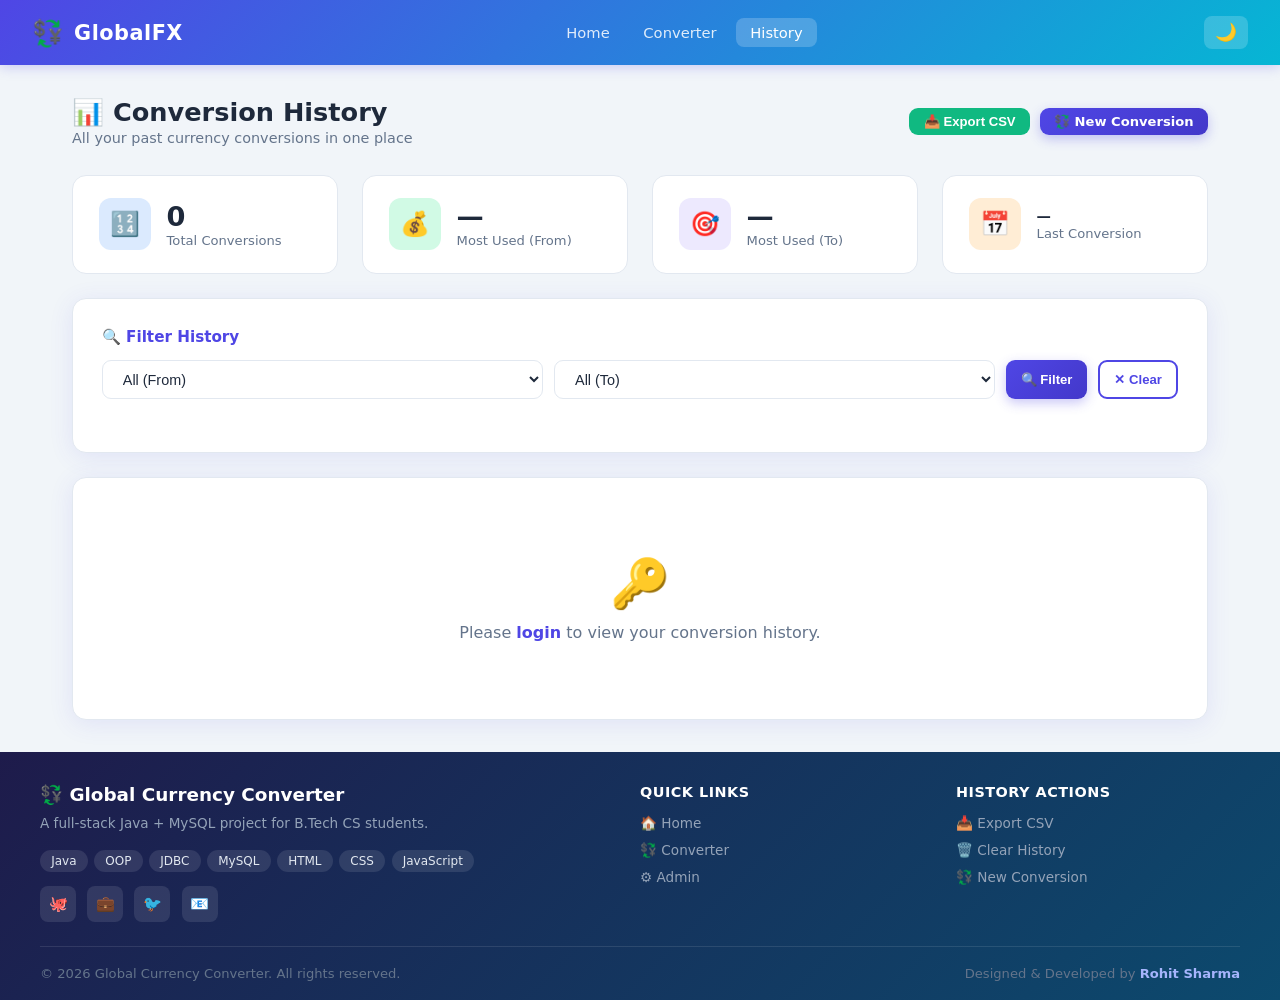
<file: GlobalCurrencyConverter/web/history.html>
<!DOCTYPE html>
<html lang="en">
<head>
    <meta charset="UTF-8" />
    <meta name="viewport" content="width=device-width, initial-scale=1.0" />
    <title>Conversion History — Global Currency Converter</title>
    <link rel="stylesheet" href="css/style.css" />
    <link rel="icon" href="data:image/svg+xml,<svg xmlns='http://www.w3.org/2000/svg' viewBox='0 0 100 100'><text y='.9em' font-size='90'>📊</text></svg>" />
</head>
<body>

<!-- ============================================================
     NAVBAR
     ============================================================ -->
<nav class="navbar">
    <a href="index.html" class="nav-brand">
        <span class="logo-icon">💱</span><span>GlobalFX</span>
    </a>
    <ul class="nav-links" id="navLinks">
        <li><a href="index.html">Home</a></li>
        <li><a href="dashboard.html">Converter</a></li>
        <li><a href="history.html" class="active">History</a></li>
        <li><a href="admin.html" id="adminLink" style="display:none">Admin</a></li>
    </ul>
    <div class="nav-actions">
        <span id="userGreet" style="color:rgba(255,255,255,0.85);font-size:0.88rem;"></span>
        <button class="btn btn-danger btn-sm" id="logoutBtn" style="display:none" onclick="logout()">Logout</button>
        <button class="dark-toggle" id="darkToggle">🌙</button>
        <button class="hamburger" id="hamburger"><span></span><span></span><span></span></button>
    </div>
</nav>

<!-- ============================================================
     MAIN CONTENT
     ============================================================ -->
<main class="main-content">

    <div class="page-header">
        <div>
            <h1>📊 Conversion History</h1>
            <p class="text-muted">All your past currency conversions in one place</p>
        </div>
        <div style="display:flex;gap:0.6rem;flex-wrap:wrap;">
            <button class="btn btn-success btn-sm" id="exportCSV" onclick="exportToCSV()">
                📥 Export CSV
            </button>
            <a href="dashboard.html" class="btn btn-primary btn-sm">💱 New Conversion</a>
        </div>
    </div>

    <!-- Stats row -->
    <div class="grid-4 mb-3" id="historyStats">
        <div class="stat-card">
            <div class="stat-icon blue">🔢</div>
            <div class="stat-info">
                <h3 id="totalCount">0</h3>
                <p>Total Conversions</p>
            </div>
        </div>
        <div class="stat-card">
            <div class="stat-icon green">💰</div>
            <div class="stat-info">
                <h3 id="mostUsedFrom">—</h3>
                <p>Most Used (From)</p>
            </div>
        </div>
        <div class="stat-card">
            <div class="stat-icon purple">🎯</div>
            <div class="stat-info">
                <h3 id="mostUsedTo">—</h3>
                <p>Most Used (To)</p>
            </div>
        </div>
        <div class="stat-card">
            <div class="stat-icon orange">📅</div>
            <div class="stat-info">
                <h3 id="lastDate" style="font-size:0.9rem;">—</h3>
                <p>Last Conversion</p>
            </div>
        </div>
    </div>

    <!-- Filter bar -->
    <div class="card mb-3">
        <h3 class="card-title" style="font-size:0.95rem;margin-bottom:0.9rem;">🔍 Filter History</h3>
        <div class="search-bar">
            <select id="filterFrom" style="flex:1;min-width:130px;">
                <option value="">All (From)</option>
            </select>
            <select id="filterTo" style="flex:1;min-width:130px;">
                <option value="">All (To)</option>
            </select>
            <button class="btn btn-primary btn-sm" id="filterBtn" onclick="filterHistory()">
                🔍 Filter
            </button>
            <button class="btn btn-outline btn-sm" onclick="clearFilters()">
                ✕ Clear
            </button>
        </div>
    </div>

    <!-- History Table -->
    <div class="card" id="historyTableContainer">
        <!-- Populated by JS -->
        <div style="text-align:center;padding:3rem;color:var(--text-muted);">
            <div style="font-size:3rem;margin-bottom:0.7rem;">📂</div>
            <p>Loading your conversion history...</p>
        </div>
    </div>

</main>

<!-- ============================================================
     FOOTER
     ============================================================ -->
<footer>
    <div class="footer-grid">
        <div class="footer-brand">
            <h3>💱 Global Currency Converter</h3>
            <p>A full-stack Java + MySQL project for B.Tech CS students.</p>
            <div class="footer-tech">
                <span>Java</span><span>OOP</span><span>JDBC</span>
                <span>MySQL</span><span>HTML</span><span>CSS</span><span>JavaScript</span>
            </div>
            <div class="social-links">
                <a href="#" title="GitHub">🐙</a>
                <a href="#" title="LinkedIn">💼</a>
                <a href="#" title="Twitter">🐦</a>
                <a href="#" title="Email">📧</a>
            </div>
        </div>
        <div class="footer-links">
            <h4>Quick Links</h4>
            <ul>
                <li><a href="index.html">🏠 Home</a></li>
                <li><a href="dashboard.html">💱 Converter</a></li>
                <li><a href="admin.html">⚙️ Admin</a></li>
            </ul>
        </div>
        <div class="footer-links">
            <h4>History Actions</h4>
            <ul>
                <li><a href="#" onclick="exportToCSV()">📥 Export CSV</a></li>
                <li><a href="#" onclick="clearHistoryData()">🗑️ Clear History</a></li>
                <li><a href="dashboard.html">💱 New Conversion</a></li>
            </ul>
        </div>
    </div>
    <div class="footer-bottom">
        <p>© <span id="footerYear"></span> Global Currency Converter. All rights reserved.</p>
        <p class="made-by">Designed &amp; Developed by <span>Rohit Sharma</span></p>
    </div>
</footer>

<script src="js/validation.js"></script>
<script src="js/app.js"></script>
<script>
document.addEventListener('DOMContentLoaded', function () {
    // Populate filter dropdowns
    const filterFrom = document.getElementById('filterFrom');
    const filterTo   = document.getElementById('filterTo');

    CURRENCIES.forEach(c => {
        filterFrom.add(new Option(`${c.code} — ${c.name}`, c.code));
        filterTo.add(new Option(`${c.code} — ${c.name}`, c.code));
    });

    loadHistory();
});

function loadHistory() {
    const user = Session.get();

    if (!user) {
        document.getElementById('historyTableContainer').innerHTML = `
            <div style="text-align:center;padding:3rem;color:var(--text-muted);">
                <div style="font-size:3rem;margin-bottom:0.7rem;">🔑</div>
                <p>Please <a href="login.html" style="color:var(--primary);font-weight:600;">login</a> to view your conversion history.</p>
            </div>`;
        return;
    }

    const records = History.getByUser(user.id);

    // Update stats
    document.getElementById('totalCount').textContent = records.length;

    if (records.length > 0) {
        // Most used "from" currency
        const fromCount = {};
        records.forEach(r => fromCount[r.fromCurrency] = (fromCount[r.fromCurrency] || 0) + 1);
        const topFrom = Object.keys(fromCount).sort((a,b) => fromCount[b]-fromCount[a])[0];
        document.getElementById('mostUsedFrom').textContent = topFrom || '—';

        // Most used "to" currency
        const toCount = {};
        records.forEach(r => toCount[r.toCurrency] = (toCount[r.toCurrency] || 0) + 1);
        const topTo = Object.keys(toCount).sort((a,b) => toCount[b]-toCount[a])[0];
        document.getElementById('mostUsedTo').textContent = topTo || '—';

        // Last conversion date
        document.getElementById('lastDate').textContent = records[0].date?.split(',')[0] || '—';
    }

    renderTable(records);
}

function renderTable(records) {
    const container = document.getElementById('historyTableContainer');

    if (records.length === 0) {
        container.innerHTML = `
            <div style="text-align:center;padding:3rem;color:var(--text-muted);">
                <div style="font-size:3rem;margin-bottom:0.7rem;">📂</div>
                <p>No conversions found. <a href="dashboard.html" style="color:var(--primary);font-weight:600;">Make your first conversion →</a></p>
            </div>`;
        return;
    }

    const rows = records.map((h, i) => `
        <tr>
            <td><strong>${i + 1}</strong></td>
            <td>
                <span style="background:#ede9fe;color:#4f46e5;padding:0.2rem 0.6rem;border-radius:99px;font-size:0.78rem;font-weight:700;">${h.fromCurrency}</span>
                →
                <span style="background:#d1fae5;color:#065f46;padding:0.2rem 0.6rem;border-radius:99px;font-size:0.78rem;font-weight:700;">${h.toCurrency}</span>
            </td>
            <td>${parseFloat(h.amount).toLocaleString()} ${h.fromCurrency}</td>
            <td><strong style="color:var(--success);">${parseFloat(h.convertedAmount).toLocaleString()} ${h.toCurrency}</strong></td>
            <td style="color:var(--text-muted);font-size:0.82rem;">${h.date || '—'}</td>
        </tr>
    `).join('');

    container.innerHTML = `
        <div class="table-wrapper">
            <table>
                <thead>
                    <tr>
                        <th>#</th>
                        <th>Conversion</th>
                        <th>Amount</th>
                        <th>Converted</th>
                        <th>Date &amp; Time</th>
                    </tr>
                </thead>
                <tbody>${rows}</tbody>
            </table>
        </div>
        <div style="text-align:right;padding:0.7rem 0.5rem;font-size:0.82rem;color:var(--text-muted);">
            Showing ${records.length} record(s)
        </div>`;
}

function filterHistory() {
    const user = Session.get();
    if (!user) return;

    const fromFilter = document.getElementById('filterFrom').value;
    const toFilter   = document.getElementById('filterTo').value;

    let records = History.getByUser(user.id);
    if (fromFilter) records = records.filter(h => h.fromCurrency === fromFilter);
    if (toFilter)   records = records.filter(h => h.toCurrency   === toFilter);

    renderTable(records);
    showToast(`Found ${records.length} record(s).`, 'info', 2000);
}

function clearFilters() {
    document.getElementById('filterFrom').value = '';
    document.getElementById('filterTo').value   = '';
    loadHistory();
}

function clearHistoryData() {
    if (confirm('Are you sure you want to clear all history? This cannot be undone.')) {
        History.clear();
        loadHistory();
        showToast('History cleared.', 'info');
    }
}
</script>
</body>
</html>
</file>
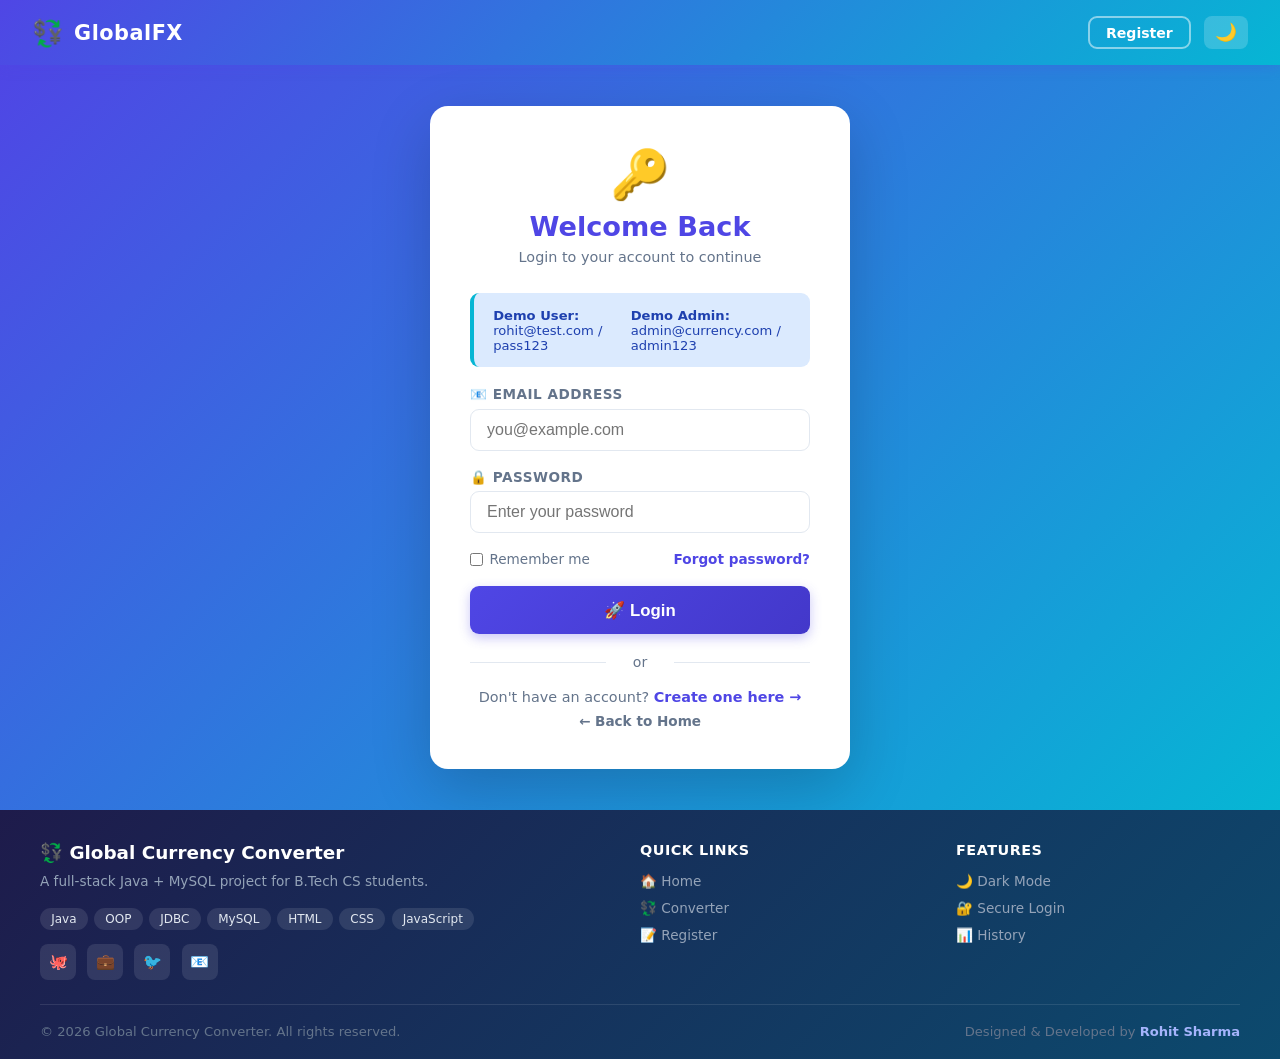
<file: GlobalCurrencyConverter/web/login.html>
<!DOCTYPE html>
<html lang="en">
<head>
    <meta charset="UTF-8" />
    <meta name="viewport" content="width=device-width, initial-scale=1.0" />
    <title>Login — Global Currency Converter</title>
    <link rel="stylesheet" href="css/style.css" />
    <link rel="icon" href="data:image/svg+xml,<svg xmlns='http://www.w3.org/2000/svg' viewBox='0 0 100 100'><text y='.9em' font-size='90'>🔑</text></svg>" />
</head>
<body>

<!-- Navbar (minimal on auth pages) -->
<nav class="navbar">
    <a href="index.html" class="nav-brand">
        <span class="logo-icon">💱</span>
        <span>GlobalFX</span>
    </a>
    <div class="nav-actions">
        <a href="register.html" class="btn btn-outline" style="color:#fff;border-color:rgba(255,255,255,0.5);padding:0.4rem 1rem;font-size:0.88rem;">Register</a>
        <button class="dark-toggle" id="darkToggle" title="Toggle dark mode">🌙</button>
    </div>
</nav>

<!-- ============================================================
     LOGIN FORM
     ============================================================ -->
<div style="min-height:calc(100vh - var(--nav-height) - var(--footer-height));
            display:flex;align-items:center;justify-content:center;
            background:linear-gradient(135deg,#4f46e5 0%,#06b6d4 100%);padding:2rem;">

    <div class="auth-card">
        <!-- Header -->
        <div style="text-align:center;margin-bottom:1.5rem;">
            <div style="font-size:3rem;margin-bottom:0.5rem;">🔑</div>
            <h2>Welcome Back</h2>
            <p class="subtitle">Login to your account to continue</p>
        </div>

        <!-- Alert box for errors -->
        <div id="loginError" style="display:none;" class="alert alert-error"></div>

        <!-- Demo credentials hint -->
        <div class="alert alert-info" style="font-size:0.82rem;margin-bottom:1.2rem;">
            <div><strong>Demo User:</strong> rohit@test.com / pass123</div>
            <div><strong>Demo Admin:</strong> admin@currency.com / admin123</div>
        </div>

        <!-- Login Form -->
        <form id="loginForm" novalidate>
            <div class="form-group">
                <label for="loginEmail">📧 Email Address</label>
                <input type="email" id="loginEmail" placeholder="you@example.com" autocomplete="email" />
            </div>

            <div class="form-group">
                <label for="loginPassword">🔒 Password</label>
                <input type="password" id="loginPassword" placeholder="Enter your password" autocomplete="current-password" />
            </div>

            <!-- Remember me row -->
            <div style="display:flex;justify-content:space-between;align-items:center;margin-bottom:1.2rem;font-size:0.85rem;">
                <label style="display:flex;align-items:center;gap:0.4rem;cursor:pointer;color:var(--text-muted);">
                    <input type="checkbox" id="rememberMe" style="width:auto;" />
                    Remember me
                </label>
                <a href="#" style="color:var(--primary);font-weight:600;">Forgot password?</a>
            </div>

            <button type="submit" class="btn btn-primary btn-full btn-lg">
                🚀 Login
            </button>
        </form>

        <div class="auth-divider">or</div>

        <div class="auth-link">
            Don't have an account?
            <a href="register.html">Create one here →</a>
        </div>

        <div class="auth-link" style="margin-top:0.5rem;">
            <a href="index.html" style="color:var(--text-muted);font-size:0.85rem;">← Back to Home</a>
        </div>
    </div>
</div>

<!-- ============================================================
     FOOTER
     ============================================================ -->
<footer>
    <div class="footer-grid">
        <div class="footer-brand">
            <h3>💱 Global Currency Converter</h3>
            <p>A full-stack Java + MySQL project for B.Tech CS students.</p>
            <div class="footer-tech">
                <span>Java</span><span>OOP</span><span>JDBC</span>
                <span>MySQL</span><span>HTML</span><span>CSS</span><span>JavaScript</span>
            </div>
            <div class="social-links">
                <a href="#" title="GitHub">🐙</a>
                <a href="#" title="LinkedIn">💼</a>
                <a href="#" title="Twitter">🐦</a>
                <a href="#" title="Email">📧</a>
            </div>
        </div>
        <div class="footer-links">
            <h4>Quick Links</h4>
            <ul>
                <li><a href="index.html">🏠 Home</a></li>
                <li><a href="dashboard.html">💱 Converter</a></li>
                <li><a href="register.html">📝 Register</a></li>
            </ul>
        </div>
        <div class="footer-links">
            <h4>Features</h4>
            <ul>
                <li><a href="#">🌙 Dark Mode</a></li>
                <li><a href="#">🔐 Secure Login</a></li>
                <li><a href="#">📊 History</a></li>
            </ul>
        </div>
    </div>
    <div class="footer-bottom">
        <p>© <span id="footerYear"></span> Global Currency Converter. All rights reserved.</p>
        <p class="made-by">Designed &amp; Developed by <span>Rohit Sharma</span></p>
    </div>
</footer>

<script src="js/validation.js"></script>
<script src="js/app.js"></script>
</body>
</html>
</file>
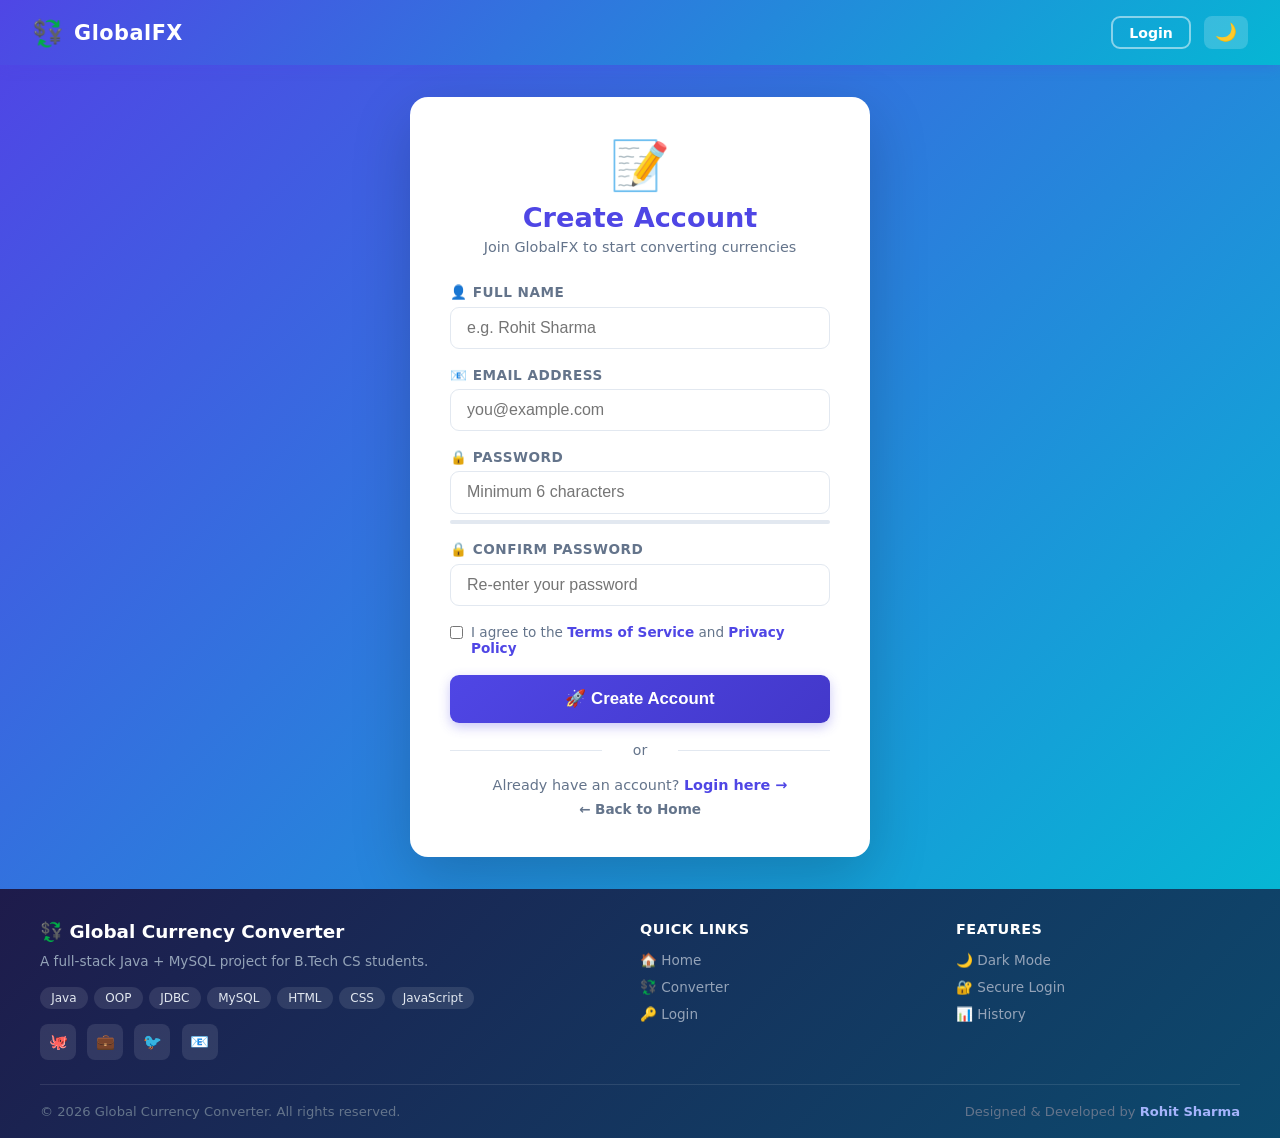
<file: GlobalCurrencyConverter/web/register.html>
<!DOCTYPE html>
<html lang="en">
<head>
    <meta charset="UTF-8" />
    <meta name="viewport" content="width=device-width, initial-scale=1.0" />
    <title>Register — Global Currency Converter</title>
    <link rel="stylesheet" href="css/style.css" />
    <link rel="icon" href="data:image/svg+xml,<svg xmlns='http://www.w3.org/2000/svg' viewBox='0 0 100 100'><text y='.9em' font-size='90'>📝</text></svg>" />
</head>
<body>

<!-- Navbar -->
<nav class="navbar">
    <a href="index.html" class="nav-brand">
        <span class="logo-icon">💱</span>
        <span>GlobalFX</span>
    </a>
    <div class="nav-actions">
        <a href="login.html" class="btn btn-outline" style="color:#fff;border-color:rgba(255,255,255,0.5);padding:0.4rem 1rem;font-size:0.88rem;">Login</a>
        <button class="dark-toggle" id="darkToggle" title="Toggle dark mode">🌙</button>
    </div>
</nav>

<!-- ============================================================
     REGISTER FORM
     ============================================================ -->
<div style="min-height:calc(100vh - var(--nav-height) - var(--footer-height));
            display:flex;align-items:center;justify-content:center;
            background:linear-gradient(135deg,#4f46e5 0%,#06b6d4 100%);padding:2rem;">

    <div class="auth-card" style="max-width:460px;">
        <!-- Header -->
        <div style="text-align:center;margin-bottom:1.5rem;">
            <div style="font-size:3rem;margin-bottom:0.5rem;">📝</div>
            <h2>Create Account</h2>
            <p class="subtitle">Join GlobalFX to start converting currencies</p>
        </div>

        <!-- Register Form -->
        <form id="registerForm" novalidate>
            <div class="form-group">
                <label for="regName">👤 Full Name</label>
                <input type="text" id="regName" placeholder="e.g. Rohit Sharma" autocomplete="name" />
            </div>

            <div class="form-group">
                <label for="regEmail">📧 Email Address</label>
                <input type="email" id="regEmail" placeholder="you@example.com" autocomplete="email" />
            </div>

            <div class="form-group">
                <label for="regPassword">🔒 Password</label>
                <input type="password" id="regPassword" placeholder="Minimum 6 characters" autocomplete="new-password" />
                <!-- Password strength bar -->
                <div style="margin-top:6px;">
                    <div style="height:4px;background:var(--border);border-radius:4px;overflow:hidden;">
                        <div id="passwordStrength" style="height:100%;width:0%;border-radius:4px;transition:width 0.3s,background 0.3s;"></div>
                    </div>
                    <span id="strengthText" style="font-size:0.75rem;color:var(--text-muted);"></span>
                </div>
            </div>

            <div class="form-group">
                <label for="regConfirm">🔒 Confirm Password</label>
                <input type="password" id="regConfirm" placeholder="Re-enter your password" autocomplete="new-password" />
            </div>

            <!-- Terms checkbox -->
            <div style="display:flex;align-items:flex-start;gap:0.5rem;margin-bottom:1.2rem;font-size:0.85rem;color:var(--text-muted);">
                <input type="checkbox" id="termsCheck" style="width:auto;margin-top:2px;" required />
                <label for="termsCheck">
                    I agree to the <a href="#" style="color:var(--primary);font-weight:600;">Terms of Service</a>
                    and <a href="#" style="color:var(--primary);font-weight:600;">Privacy Policy</a>
                </label>
            </div>

            <button type="submit" class="btn btn-primary btn-full btn-lg">
                🚀 Create Account
            </button>
        </form>

        <div class="auth-divider">or</div>

        <div class="auth-link">
            Already have an account?
            <a href="login.html">Login here →</a>
        </div>

        <div class="auth-link" style="margin-top:0.5rem;">
            <a href="index.html" style="color:var(--text-muted);font-size:0.85rem;">← Back to Home</a>
        </div>
    </div>
</div>

<!-- ============================================================
     FOOTER
     ============================================================ -->
<footer>
    <div class="footer-grid">
        <div class="footer-brand">
            <h3>💱 Global Currency Converter</h3>
            <p>A full-stack Java + MySQL project for B.Tech CS students.</p>
            <div class="footer-tech">
                <span>Java</span><span>OOP</span><span>JDBC</span>
                <span>MySQL</span><span>HTML</span><span>CSS</span><span>JavaScript</span>
            </div>
            <div class="social-links">
                <a href="#" title="GitHub">🐙</a>
                <a href="#" title="LinkedIn">💼</a>
                <a href="#" title="Twitter">🐦</a>
                <a href="#" title="Email">📧</a>
            </div>
        </div>
        <div class="footer-links">
            <h4>Quick Links</h4>
            <ul>
                <li><a href="index.html">🏠 Home</a></li>
                <li><a href="dashboard.html">💱 Converter</a></li>
                <li><a href="login.html">🔑 Login</a></li>
            </ul>
        </div>
        <div class="footer-links">
            <h4>Features</h4>
            <ul>
                <li><a href="#">🌙 Dark Mode</a></li>
                <li><a href="#">🔐 Secure Login</a></li>
                <li><a href="#">📊 History</a></li>
            </ul>
        </div>
    </div>
    <div class="footer-bottom">
        <p>© <span id="footerYear"></span> Global Currency Converter. All rights reserved.</p>
        <p class="made-by">Designed &amp; Developed by <span>Rohit Sharma</span></p>
    </div>
</footer>

<script src="js/validation.js"></script>
<script src="js/app.js"></script>
<script>
    // Extra check for terms checkbox
    document.getElementById('registerForm').addEventListener('submit', function(e) {
        if (!document.getElementById('termsCheck').checked) {
            e.preventDefault();
            showToast('Please accept the Terms of Service to continue.', 'error');
        }
    }, true);   // capture phase — runs before the main handler
</script>
</body>
</html>
</file>
<file: GlobalCurrencyConverter/web/css/style.css>
/* ============================================================
   style.css — Global Currency Converter
   Author: Rohit Sharma
   Description: Complete responsive styling for all pages
   ============================================================ */

/* ---- CSS Variables (easy theming) ---- */
:root {
    --primary:      #4f46e5;
    --primary-dark: #4338ca;
    --secondary:    #06b6d4;
    --success:      #10b981;
    --danger:       #ef4444;
    --warning:      #f59e0b;
    --bg:           #f1f5f9;
    --card-bg:      #ffffff;
    --text:         #1e293b;
    --text-muted:   #64748b;
    --border:       #e2e8f0;
    --shadow:       0 4px 24px rgba(79,70,229,0.10);
    --radius:       14px;
    --nav-height:   65px;
    --footer-height:90px;
    --transition:   0.3s ease;
}

/* ---- Dark Mode Variables ---- */
body.dark {
    --bg:       #0f172a;
    --card-bg:  #1e293b;
    --text:     #f1f5f9;
    --text-muted: #94a3b8;
    --border:   #334155;
    --shadow:   0 4px 24px rgba(0,0,0,0.40);
}

/* ============================================================
   RESET & BASE
   ============================================================ */
*, *::before, *::after { box-sizing: border-box; margin: 0; padding: 0; }

html { scroll-behavior: smooth; }

body {
    font-family: 'Segoe UI', system-ui, -apple-system, sans-serif;
    background: var(--bg);
    color: var(--text);
    min-height: 100vh;
    display: flex;
    flex-direction: column;
    transition: background var(--transition), color var(--transition);
}

a { text-decoration: none; color: inherit; }
ul { list-style: none; }
img { max-width: 100%; }

/* ============================================================
   NAVBAR
   ============================================================ */
.navbar {
    position: sticky;
    top: 0;
    z-index: 1000;
    height: var(--nav-height);
    background: linear-gradient(135deg, var(--primary) 0%, var(--secondary) 100%);
    display: flex;
    align-items: center;
    justify-content: space-between;
    padding: 0 2rem;
    box-shadow: 0 2px 12px rgba(79,70,229,0.25);
}

.nav-brand {
    display: flex;
    align-items: center;
    gap: 0.6rem;
    color: #fff;
    font-size: 1.3rem;
    font-weight: 700;
    letter-spacing: 0.5px;
}

.nav-brand span.logo-icon { font-size: 1.6rem; }

.nav-links {
    display: flex;
    align-items: center;
    gap: 0.3rem;
}

.nav-links a {
    color: rgba(255,255,255,0.85);
    padding: 0.4rem 0.9rem;
    border-radius: 8px;
    font-size: 0.92rem;
    font-weight: 500;
    transition: background var(--transition), color var(--transition);
}

.nav-links a:hover,
.nav-links a.active {
    background: rgba(255,255,255,0.20);
    color: #fff;
}

.nav-actions {
    display: flex;
    align-items: center;
    gap: 0.8rem;
}

/* Dark mode toggle button */
.dark-toggle {
    background: rgba(255,255,255,0.18);
    border: none;
    color: #fff;
    cursor: pointer;
    padding: 0.4rem 0.7rem;
    border-radius: 8px;
    font-size: 1.1rem;
    transition: background var(--transition);
}
.dark-toggle:hover { background: rgba(255,255,255,0.30); }

/* Hamburger menu for mobile */
.hamburger {
    display: none;
    flex-direction: column;
    gap: 5px;
    cursor: pointer;
    background: none;
    border: none;
    padding: 4px;
}
.hamburger span {
    display: block;
    width: 24px;
    height: 2px;
    background: #fff;
    border-radius: 2px;
    transition: transform var(--transition);
}

/* ============================================================
   MAIN CONTENT WRAPPER
   ============================================================ */
.main-content {
    flex: 1;
    padding: 2rem;
    max-width: 1200px;
    width: 100%;
    margin: 0 auto;
}

/* ============================================================
   HERO SECTION (Home page)
   ============================================================ */
.hero {
    text-align: center;
    padding: 3.5rem 1rem 2.5rem;
    background: linear-gradient(135deg, var(--primary) 0%, var(--secondary) 100%);
    border-radius: var(--radius);
    color: #fff;
    margin-bottom: 2.5rem;
    position: relative;
    overflow: hidden;
}

.hero::before {
    content: '';
    position: absolute;
    width: 300px; height: 300px;
    background: rgba(255,255,255,0.07);
    border-radius: 50%;
    top: -80px; right: -80px;
}

.hero h1 {
    font-size: clamp(1.8rem, 4vw, 2.8rem);
    font-weight: 800;
    margin-bottom: 0.7rem;
}

.hero p {
    font-size: 1.05rem;
    opacity: 0.88;
    margin-bottom: 1.8rem;
    max-width: 500px;
    margin-inline: auto;
}

/* ============================================================
   CARDS
   ============================================================ */
.card {
    background: var(--card-bg);
    border-radius: var(--radius);
    box-shadow: var(--shadow);
    padding: 1.8rem;
    border: 1px solid var(--border);
    transition: transform var(--transition), box-shadow var(--transition);
}

.card:hover { transform: translateY(-3px); box-shadow: 0 8px 32px rgba(79,70,229,0.15); }

.card-title {
    font-size: 1.1rem;
    font-weight: 700;
    color: var(--primary);
    margin-bottom: 1.2rem;
    display: flex;
    align-items: center;
    gap: 0.5rem;
}

/* Grid layouts */
.grid-2 { display: grid; grid-template-columns: repeat(2, 1fr); gap: 1.5rem; }
.grid-3 { display: grid; grid-template-columns: repeat(3, 1fr); gap: 1.5rem; }
.grid-4 { display: grid; grid-template-columns: repeat(4, 1fr); gap: 1.5rem; }

/* ============================================================
   CONVERTER CARD (Dashboard)
   ============================================================ */
.converter-card {
    max-width: 580px;
    margin: 0 auto;
}

.converter-row {
    display: grid;
    grid-template-columns: 1fr auto 1fr;
    gap: 1rem;
    align-items: end;
    margin-bottom: 1.2rem;
}

.swap-btn {
    background: linear-gradient(135deg, var(--primary), var(--secondary));
    color: #fff;
    border: none;
    border-radius: 50%;
    width: 42px; height: 42px;
    font-size: 1.2rem;
    cursor: pointer;
    transition: transform var(--transition), box-shadow var(--transition);
    display: flex;
    align-items: center;
    justify-content: center;
}
.swap-btn:hover { transform: rotate(180deg); box-shadow: 0 4px 12px rgba(79,70,229,0.3); }

.result-box {
    background: linear-gradient(135deg, #ede9fe, #e0f2fe);
    border-radius: 10px;
    padding: 1.2rem 1.5rem;
    text-align: center;
    margin-top: 1rem;
}
body.dark .result-box { background: linear-gradient(135deg, #312e81, #0c4a6e); }

.result-box .result-amount {
    font-size: 2rem;
    font-weight: 800;
    color: var(--primary);
}
body.dark .result-box .result-amount { color: #a5b4fc; }

.result-box .result-label {
    font-size: 0.85rem;
    color: var(--text-muted);
    margin-top: 0.3rem;
}

/* Rate info row */
.rate-info {
    display: flex;
    justify-content: space-between;
    align-items: center;
    font-size: 0.82rem;
    color: var(--text-muted);
    margin-top: 0.7rem;
}

/* ============================================================
   FORM ELEMENTS
   ============================================================ */
.form-group {
    margin-bottom: 1.1rem;
}

.form-group label {
    display: block;
    font-size: 0.85rem;
    font-weight: 600;
    color: var(--text-muted);
    margin-bottom: 0.4rem;
    text-transform: uppercase;
    letter-spacing: 0.5px;
}

.form-group input,
.form-group select {
    width: 100%;
    padding: 0.7rem 1rem;
    border: 1.5px solid var(--border);
    border-radius: 9px;
    background: var(--card-bg);
    color: var(--text);
    font-size: 1rem;
    transition: border-color var(--transition), box-shadow var(--transition);
    outline: none;
}

.form-group input:focus,
.form-group select:focus {
    border-color: var(--primary);
    box-shadow: 0 0 0 3px rgba(79,70,229,0.12);
}

.form-group input.error { border-color: var(--danger); }
.form-group .error-msg {
    color: var(--danger);
    font-size: 0.78rem;
    margin-top: 0.3rem;
}

/* ============================================================
   BUTTONS
   ============================================================ */
.btn {
    display: inline-flex;
    align-items: center;
    justify-content: center;
    gap: 0.45rem;
    padding: 0.65rem 1.5rem;
    border-radius: 9px;
    font-size: 0.95rem;
    font-weight: 600;
    cursor: pointer;
    border: none;
    transition: all var(--transition);
    white-space: nowrap;
}

.btn-primary {
    background: linear-gradient(135deg, var(--primary), var(--primary-dark));
    color: #fff;
    box-shadow: 0 4px 12px rgba(79,70,229,0.30);
}
.btn-primary:hover { transform: translateY(-2px); box-shadow: 0 6px 18px rgba(79,70,229,0.40); }

.btn-secondary {
    background: var(--secondary);
    color: #fff;
}
.btn-secondary:hover { background: #0891b2; }

.btn-danger {
    background: var(--danger);
    color: #fff;
}
.btn-danger:hover { background: #dc2626; }

.btn-success {
    background: var(--success);
    color: #fff;
}
.btn-success:hover { background: #059669; }

.btn-outline {
    background: transparent;
    border: 2px solid var(--primary);
    color: var(--primary);
}
.btn-outline:hover { background: var(--primary); color: #fff; }

.btn-sm { padding: 0.4rem 0.9rem; font-size: 0.82rem; }
.btn-lg { padding: 0.85rem 2.2rem; font-size: 1.05rem; }
.btn-full { width: 100%; }

/* ============================================================
   TABLES
   ============================================================ */
.table-wrapper {
    overflow-x: auto;
    border-radius: var(--radius);
    border: 1px solid var(--border);
}

table {
    width: 100%;
    border-collapse: collapse;
    font-size: 0.9rem;
}

thead tr {
    background: linear-gradient(135deg, var(--primary), var(--secondary));
    color: #fff;
}

thead th {
    padding: 0.85rem 1rem;
    text-align: left;
    font-weight: 600;
    font-size: 0.82rem;
    letter-spacing: 0.5px;
    text-transform: uppercase;
}

tbody tr {
    border-bottom: 1px solid var(--border);
    transition: background var(--transition);
}

tbody tr:hover { background: rgba(79,70,229,0.04); }
body.dark tbody tr:hover { background: rgba(79,70,229,0.12); }

tbody td {
    padding: 0.75rem 1rem;
    color: var(--text);
    vertical-align: middle;
}

tbody tr:last-child { border-bottom: none; }

/* Badge */
.badge {
    padding: 0.2rem 0.65rem;
    border-radius: 99px;
    font-size: 0.75rem;
    font-weight: 600;
}
.badge-admin  { background: #fee2e2; color: #b91c1c; }
.badge-user   { background: #dbeafe; color: #1d4ed8; }
.badge-active { background: #d1fae5; color: #065f46; }

body.dark .badge-admin  { background: #450a0a; color: #fca5a5; }
body.dark .badge-user   { background: #1e3a5f; color: #93c5fd; }
body.dark .badge-active { background: #064e3b; color: #6ee7b7; }

/* ============================================================
   AUTH PAGES (Login / Register)
   ============================================================ */
.auth-page {
    min-height: 100vh;
    display: flex;
    align-items: center;
    justify-content: center;
    background: linear-gradient(135deg, #4f46e5 0%, #06b6d4 100%);
    padding: 1rem;
}

.auth-card {
    background: var(--card-bg);
    border-radius: 18px;
    padding: 2.5rem;
    width: 100%;
    max-width: 420px;
    box-shadow: 0 20px 60px rgba(0,0,0,0.18);
}

.auth-card h2 {
    font-size: 1.7rem;
    font-weight: 800;
    text-align: center;
    margin-bottom: 0.4rem;
    color: var(--primary);
}

.auth-card .subtitle {
    text-align: center;
    color: var(--text-muted);
    font-size: 0.9rem;
    margin-bottom: 1.8rem;
}

.auth-divider {
    text-align: center;
    margin: 1.2rem 0;
    color: var(--text-muted);
    font-size: 0.88rem;
    position: relative;
}
.auth-divider::before,
.auth-divider::after {
    content: '';
    position: absolute;
    top: 50%;
    width: 40%;
    height: 1px;
    background: var(--border);
}
.auth-divider::before { left: 0; }
.auth-divider::after  { right: 0; }

.auth-link {
    text-align: center;
    margin-top: 1rem;
    font-size: 0.9rem;
    color: var(--text-muted);
}
.auth-link a { color: var(--primary); font-weight: 600; }

/* ============================================================
   STAT CARDS (Admin / Dashboard)
   ============================================================ */
.stat-card {
    background: var(--card-bg);
    border-radius: var(--radius);
    padding: 1.4rem 1.6rem;
    border: 1px solid var(--border);
    display: flex;
    align-items: center;
    gap: 1rem;
}

.stat-icon {
    width: 52px; height: 52px;
    border-radius: 12px;
    display: flex;
    align-items: center;
    justify-content: center;
    font-size: 1.5rem;
}

.stat-icon.blue   { background: #dbeafe; }
.stat-icon.green  { background: #d1fae5; }
.stat-icon.purple { background: #ede9fe; }
.stat-icon.orange { background: #ffedd5; }

body.dark .stat-icon.blue   { background: #1e3a5f; }
body.dark .stat-icon.green  { background: #064e3b; }
body.dark .stat-icon.purple { background: #312e81; }
body.dark .stat-icon.orange { background: #431407; }

.stat-info h3 {
    font-size: 1.7rem;
    font-weight: 800;
    color: var(--text);
}

.stat-info p {
    font-size: 0.82rem;
    color: var(--text-muted);
    margin-top: 0.1rem;
}

/* ============================================================
   SEARCH BAR
   ============================================================ */
.search-bar {
    display: flex;
    gap: 0.7rem;
    margin-bottom: 1.5rem;
    flex-wrap: wrap;
}

.search-bar input,
.search-bar select {
    padding: 0.6rem 1rem;
    border: 1.5px solid var(--border);
    border-radius: 9px;
    background: var(--card-bg);
    color: var(--text);
    font-size: 0.9rem;
    outline: none;
    flex: 1;
    min-width: 140px;
}

.search-bar input:focus,
.search-bar select:focus {
    border-color: var(--primary);
    box-shadow: 0 0 0 3px rgba(79,70,229,0.10);
}

/* ============================================================
   CURRENCY SEARCH (Home)
   ============================================================ */
.currency-grid {
    display: grid;
    grid-template-columns: repeat(auto-fill, minmax(160px, 1fr));
    gap: 1rem;
    margin-top: 1rem;
}

.currency-item {
    background: var(--card-bg);
    border: 1.5px solid var(--border);
    border-radius: 10px;
    padding: 1rem;
    text-align: center;
    cursor: pointer;
    transition: all var(--transition);
}
.currency-item:hover {
    border-color: var(--primary);
    background: #ede9fe;
    transform: translateY(-2px);
}
body.dark .currency-item:hover { background: #312e81; }

.currency-item .flag { font-size: 1.8rem; margin-bottom: 0.3rem; }
.currency-item .code { font-weight: 700; font-size: 1rem; }
.currency-item .rate { font-size: 0.8rem; color: var(--text-muted); }

/* ============================================================
   ALERTS / TOAST
   ============================================================ */
.alert {
    padding: 0.9rem 1.2rem;
    border-radius: 9px;
    margin-bottom: 1rem;
    font-size: 0.9rem;
    font-weight: 500;
    display: flex;
    align-items: center;
    gap: 0.6rem;
}
.alert-success { background: #d1fae5; color: #065f46; border-left: 4px solid var(--success); }
.alert-error   { background: #fee2e2; color: #991b1b; border-left: 4px solid var(--danger); }
.alert-info    { background: #dbeafe; color: #1e40af; border-left: 4px solid var(--secondary); }

body.dark .alert-success { background: #064e3b; color: #a7f3d0; }
body.dark .alert-error   { background: #450a0a; color: #fca5a5; }
body.dark .alert-info    { background: #1e3a5f; color: #93c5fd; }

/* Toast notification (top-right corner) */
.toast {
    position: fixed;
    top: 80px;
    right: 1.5rem;
    z-index: 9999;
    padding: 0.9rem 1.4rem;
    border-radius: 10px;
    font-size: 0.9rem;
    font-weight: 500;
    color: #fff;
    box-shadow: 0 4px 20px rgba(0,0,0,0.15);
    animation: slideIn 0.35s ease;
    max-width: 320px;
}
.toast.success { background: var(--success); }
.toast.error   { background: var(--danger); }
.toast.info    { background: var(--primary); }

@keyframes slideIn {
    from { transform: translateX(120%); opacity: 0; }
    to   { transform: translateX(0);    opacity: 1; }
}
@keyframes fadeOut {
    to { opacity: 0; transform: translateX(120%); }
}

/* ============================================================
   MODAL
   ============================================================ */
.modal-overlay {
    display: none;
    position: fixed;
    inset: 0;
    background: rgba(0,0,0,0.50);
    z-index: 2000;
    align-items: center;
    justify-content: center;
    padding: 1rem;
}
.modal-overlay.show { display: flex; }

.modal {
    background: var(--card-bg);
    border-radius: var(--radius);
    padding: 2rem;
    width: 100%;
    max-width: 480px;
    box-shadow: 0 20px 60px rgba(0,0,0,0.25);
    animation: popIn 0.25s ease;
}
@keyframes popIn {
    from { transform: scale(0.85); opacity: 0; }
    to   { transform: scale(1);    opacity: 1; }
}

.modal-header {
    display: flex;
    justify-content: space-between;
    align-items: center;
    margin-bottom: 1.4rem;
}
.modal-header h3 { font-size: 1.15rem; font-weight: 700; }
.modal-close {
    background: none;
    border: none;
    font-size: 1.4rem;
    cursor: pointer;
    color: var(--text-muted);
    padding: 2px 6px;
    border-radius: 6px;
}
.modal-close:hover { background: var(--border); }

/* ============================================================
   PAGE HEADER
   ============================================================ */
.page-header {
    display: flex;
    justify-content: space-between;
    align-items: center;
    margin-bottom: 1.8rem;
    flex-wrap: wrap;
    gap: 0.8rem;
}
.page-header h1 {
    font-size: 1.6rem;
    font-weight: 800;
}
.page-header p {
    color: var(--text-muted);
    font-size: 0.9rem;
    margin-top: 0.2rem;
}

/* ============================================================
   FOOTER
   ============================================================ */
footer {
    background: linear-gradient(135deg, #1e1b4b 0%, #0c4a6e 100%);
    color: #cbd5e1;
    padding: 2rem 2rem 1.2rem;
    margin-top: auto;
}

.footer-grid {
    max-width: 1200px;
    margin: 0 auto;
    display: grid;
    grid-template-columns: 2fr 1fr 1fr;
    gap: 2rem;
    padding-bottom: 1.5rem;
    border-bottom: 1px solid rgba(255,255,255,0.10);
}

.footer-brand h3 {
    font-size: 1.15rem;
    font-weight: 700;
    color: #fff;
    margin-bottom: 0.4rem;
}
.footer-brand p {
    font-size: 0.85rem;
    line-height: 1.7;
    color: #94a3b8;
    margin-bottom: 0.9rem;
}

.footer-tech {
    display: flex;
    flex-wrap: wrap;
    gap: 0.4rem;
    margin-top: 0.6rem;
}
.footer-tech span {
    background: rgba(255,255,255,0.10);
    padding: 0.25rem 0.7rem;
    border-radius: 99px;
    font-size: 0.75rem;
    color: #e2e8f0;
}

.footer-links h4 {
    color: #fff;
    font-size: 0.9rem;
    font-weight: 700;
    margin-bottom: 0.8rem;
    text-transform: uppercase;
    letter-spacing: 0.5px;
}
.footer-links ul li {
    margin-bottom: 0.5rem;
}
.footer-links ul li a {
    color: #94a3b8;
    font-size: 0.85rem;
    transition: color var(--transition);
}
.footer-links ul li a:hover { color: #e2e8f0; }

/* Social icons */
.social-links {
    display: flex;
    gap: 0.7rem;
    margin-top: 0.9rem;
}
.social-links a {
    width: 36px; height: 36px;
    background: rgba(255,255,255,0.10);
    border-radius: 8px;
    display: flex;
    align-items: center;
    justify-content: center;
    color: #fff;
    font-size: 0.95rem;
    transition: background var(--transition);
}
.social-links a:hover { background: var(--primary); }

/* Footer bottom bar */
.footer-bottom {
    max-width: 1200px;
    margin: 1.2rem auto 0;
    display: flex;
    justify-content: space-between;
    align-items: center;
    flex-wrap: wrap;
    gap: 0.5rem;
}

.footer-bottom p {
    font-size: 0.82rem;
    color: #64748b;
}

.footer-bottom .made-by {
    font-size: 0.82rem;
    color: #64748b;
}
.footer-bottom .made-by span {
    color: #a5b4fc;
    font-weight: 600;
}

/* ============================================================
   LOADING SPINNER
   ============================================================ */
.spinner {
    width: 24px; height: 24px;
    border: 3px solid rgba(255,255,255,0.3);
    border-top-color: #fff;
    border-radius: 50%;
    animation: spin 0.7s linear infinite;
    display: inline-block;
}
@keyframes spin { to { transform: rotate(360deg); } }

/* ============================================================
   PROFILE PAGE
   ============================================================ */
.profile-avatar {
    width: 90px; height: 90px;
    border-radius: 50%;
    background: linear-gradient(135deg, var(--primary), var(--secondary));
    display: flex;
    align-items: center;
    justify-content: center;
    font-size: 2.5rem;
    color: #fff;
    font-weight: 700;
    margin: 0 auto 1rem;
}

/* ============================================================
   UTILITY CLASSES
   ============================================================ */
.text-center { text-align: center; }
.text-right  { text-align: right; }
.text-muted  { color: var(--text-muted); }
.text-primary { color: var(--primary); }
.text-success { color: var(--success); }
.text-danger  { color: var(--danger); }

.mt-1 { margin-top: 0.5rem; }
.mt-2 { margin-top: 1rem; }
.mt-3 { margin-top: 1.5rem; }
.mb-1 { margin-bottom: 0.5rem; }
.mb-2 { margin-bottom: 1rem; }
.mb-3 { margin-bottom: 1.5rem; }

.d-flex { display: flex; }
.gap-1  { gap: 0.5rem; }
.gap-2  { gap: 1rem; }
.align-center { align-items: center; }
.justify-between { justify-content: space-between; }
.flex-wrap { flex-wrap: wrap; }

.hidden { display: none !important; }
.w-full { width: 100%; }

/* ============================================================
   RESPONSIVE — Tablet (≤ 768px)
   ============================================================ */
@media (max-width: 768px) {
    .navbar { padding: 0 1rem; }

    .nav-links {
        display: none;
        flex-direction: column;
        position: absolute;
        top: var(--nav-height);
        left: 0; right: 0;
        background: var(--primary);
        padding: 1rem;
        gap: 0.2rem;
    }
    .nav-links.open { display: flex; }
    .nav-links a { display: block; padding: 0.6rem 1rem; }

    .hamburger { display: flex; }

    .main-content { padding: 1.2rem; }

    .grid-2, .grid-3, .grid-4 { grid-template-columns: 1fr; }

    .converter-row { grid-template-columns: 1fr; }
    .swap-btn { margin: 0 auto; }

    .footer-grid { grid-template-columns: 1fr; gap: 1.5rem; }
    .footer-bottom { flex-direction: column; text-align: center; }

    .page-header { flex-direction: column; align-items: flex-start; }
}

/* ============================================================
   RESPONSIVE — Mobile (≤ 480px)
   ============================================================ */
@media (max-width: 480px) {
    .hero h1 { font-size: 1.5rem; }
    .auth-card { padding: 1.8rem 1.2rem; }
    .btn { padding: 0.6rem 1rem; font-size: 0.88rem; }
    table { font-size: 0.8rem; }
    thead th, tbody td { padding: 0.6rem 0.7rem; }
}

/* ============================================================
   PRINT STYLES (for CSV export reference)
   ============================================================ */
@media print {
    .navbar, footer, .btn, .search-bar { display: none !important; }
    body { background: #fff; color: #000; }
    .card { box-shadow: none; border: 1px solid #ccc; }
}
</file>
